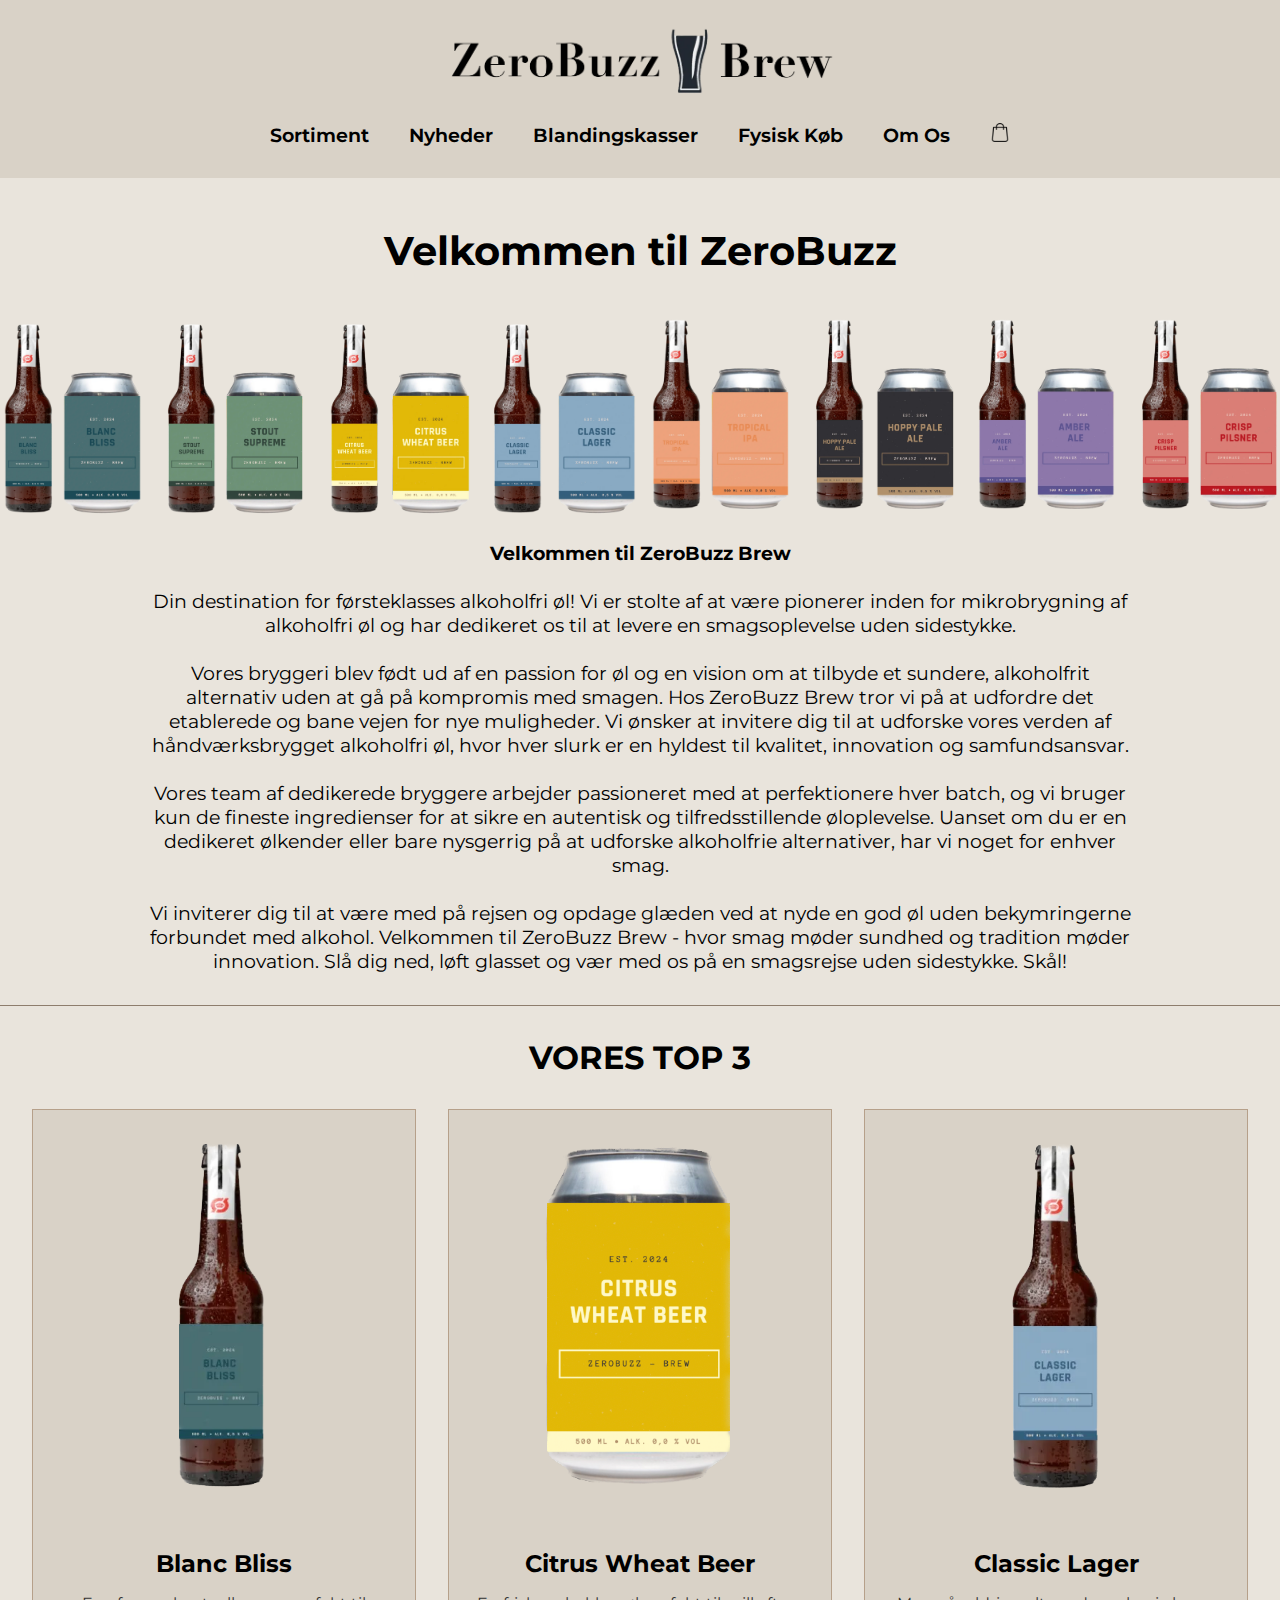
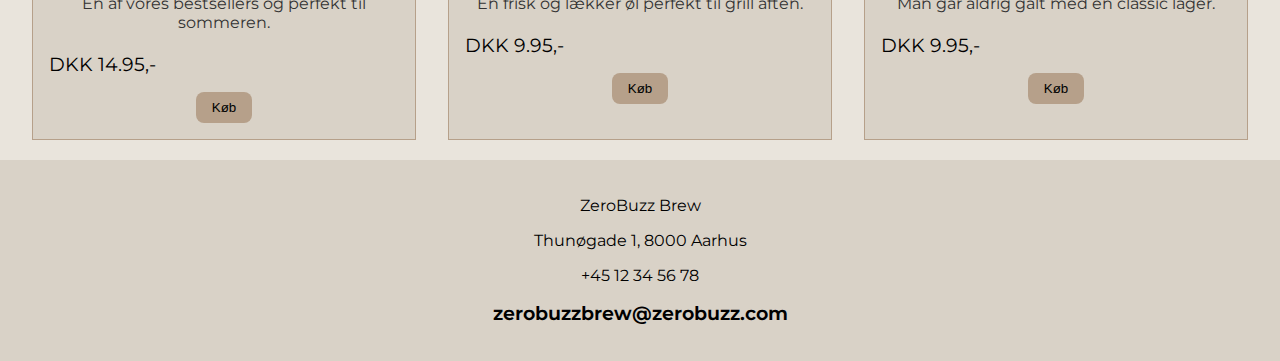
<file: ZeroBuzz Brew/index.html>
<!DOCTYPE html>
<html lang="en">
<head>
  <meta charset="UTF-8">
  <meta name="viewport" content="width=device-width, initial-scale=1.0">
  <meta http-equiv="X-UA-Compatible" content="ie=edge">
  <title>ZeroBuzz</title>
  <link rel="shortcut icon" href="images/Icon.webp">
  <link rel="stylesheet" href="css/css.css">

  <link rel="preconnect" href="https://fonts.googleapis.com">
  <link rel="preconnect" href="https://fonts.gstatic.com" crossorigin>
  <link href="https://fonts.googleapis.com/css2?family=Anonymous+Pro:ital,wght@0,400;0,700;1,400;1,700&family=Montserrat:ital,wght@0,100..900;1,100..900&display=swap" rel="stylesheet">
</head>

<body>
    <header>
        <section class="logo">
            <a href="index.html">
                <img src="images/Logo.webp" alt="Logo">
            </a>
        </section>
        <section class="menu-toggle" id="mobile-menu">
            <span class="bar"></span>
            <span class="bar"></span>
            <span class="bar"></span>
        </section>
        <nav>
            <ul>
                <li><a href="sortiment.html">Sortiment</a>
                    <ul class="dropdown">
                        <li><a href="Dåse-øl.html">Dåse Øl</a></li>
                        <li><a href="Flaske-øl.html">Flaske øl</a></li>
                    </ul>
                </li>
                <li><a href="Nyheder.html">Nyheder</a></li>
                <li><a href="Blandingskasser.html">Blandingskasser</a>
                    <ul class="dropdown">
                        <li><a href="Gaver.html">Gaver</a></li>
                        <li><a href="Bland-selv-kasse.html">Bland selv kasse</a></li>
                        <li><a href="Blandingskasse-tilbud.html">Blandingskasse tilbud</a></li>
                    </ul>
                </li>
                <li><a href="Fysisk-køb.html">Fysisk Køb</a></li>
                <li><a href="Om-os.html">Om Os</a>
                    <ul class="dropdown">
                        <li><a href="Hvem-er-vi.html">Hvem er vi?</a></li>
                        <li><a href="kontakt.html">Kontakt</a></li>
                        <li><a href="Nyhedsbrev.html">Nyhedsbrev</a></li>
                    </ul>
                </li>
                <li>
                    <a class="kurv" href="index.html">
                      <img src="images/shopping-bag.webp" alt="kurv">
                    </a>
                  </li>
            </ul>
        </nav>
    </header>
    <main>

        <!-- Hovedoverskrift centreret på siden -->
<h1 class="main-heading">Velkommen til ZeroBuzz</h1>

<!-- Billede med tilhørende tekst nedenunder -->
<section class="intro-section">
    <img src="images/Alle.webp" alt="Introduktionsbillede" class="intro-image">
    <p class="intro-text"> <strong>Velkommen til ZeroBuzz Brew</strong> <br><br>
        Din destination for førsteklasses alkoholfri øl! Vi er stolte af at være pionerer inden for mikrobrygning 
        af alkoholfri øl og har dedikeret os til at levere en smagsoplevelse uden sidestykke. <br><br>

        Vores bryggeri blev født ud af en passion for øl og en vision om at tilbyde et sundere, alkoholfrit alternativ uden at gå på kompromis med smagen. 
        Hos ZeroBuzz Brew tror vi på at udfordre det etablerede og bane vejen for nye muligheder. Vi ønsker at invitere dig til at udforske vores verden 
        af håndværksbrygget alkoholfri øl, hvor hver slurk er en hyldest til kvalitet, innovation og samfundsansvar.<br><br>

        Vores team af dedikerede bryggere arbejder passioneret med at perfektionere hver batch, og vi bruger kun de fineste ingredienser for at sikre en 
        autentisk og tilfredsstillende øloplevelse. Uanset om du er en dedikeret ølkender eller bare nysgerrig på at udforske alkoholfrie alternativer, 
        har vi noget for enhver smag.<br><br>

        Vi inviterer dig til at være med på rejsen og opdage glæden ved at nyde en god øl uden bekymringerne forbundet med alkohol. Velkommen til ZeroBuzz 
        Brew - hvor smag møder sundhed og tradition møder innovation. Slå dig ned, løft glasset og vær med os på en smagsrejse uden sidestykke. Skål!</p>
</section>

<!-- Vandret linje der strækker sig over hele skærmen -->
<hr class="full-width-line">

<!-- Overskrift for top 3 sektionen -->
<h2 class="top-3-heading">VORES TOP 3</h2>

<!-- Container for top 3 kasser -->
<section class="top-3-grid">
    <article class="top-3-box">
        <img src="images/Flaske-øl/F2.webp" alt="Top 1" class="product-image">
        <h3 class="product-name">Blanc Bliss</h3>
        <p class="product-description">En af vores bestsellers og perfekt til sommeren.</p>
        <p class="product-price">DKK 14.95,-</p>
        <button class="buy-button">Køb</button>
    </article>
    <article class="top-3-box">
        <img src="images/Dåse-øl/FORSIDE-D4.webp" alt="Top 2" class="product-image">
        <h3 class="product-name">Citrus Wheat Beer</h3>
        <p class="product-description">En frisk og lækker øl perfekt til grill aften.</p>
        <p class="product-price">DKK 9.95,-</p>
        <button class="buy-button">Køb</button>
    </article>
    <article class="top-3-box">
        <img src="images/Flaske-øl/F5.webp" alt="Top 3" class="product-image">
        <h3 class="product-name">Classic Lager</h3>
        <p class="product-description">Man går aldrig galt med en classic lager.</p>
        <p class="product-price">DKK 9.95,-</p>
        <button class="buy-button">Køb</button>
    </article>
    </section>
       
    </main>
    <footer>
        <p>ZeroBuzz Brew</p>
        <p>Thunøgade 1, 8000 Aarhus</p>
        <p>+45 12 34 56 78</p>
        <p><a href="mailto:zerobuzzbrew@zerobuzz.com">zerobuzzbrew@zerobuzz.com</a></p>

</footer>

<script>
    const mobileMenu = document.getElementById('mobile-menu');
    const navUl = document.querySelector('nav ul');

    mobileMenu.addEventListener('click', () => {
        navUl.classList.toggle('showing');
    });
</script>

</body>


</html>
</file>
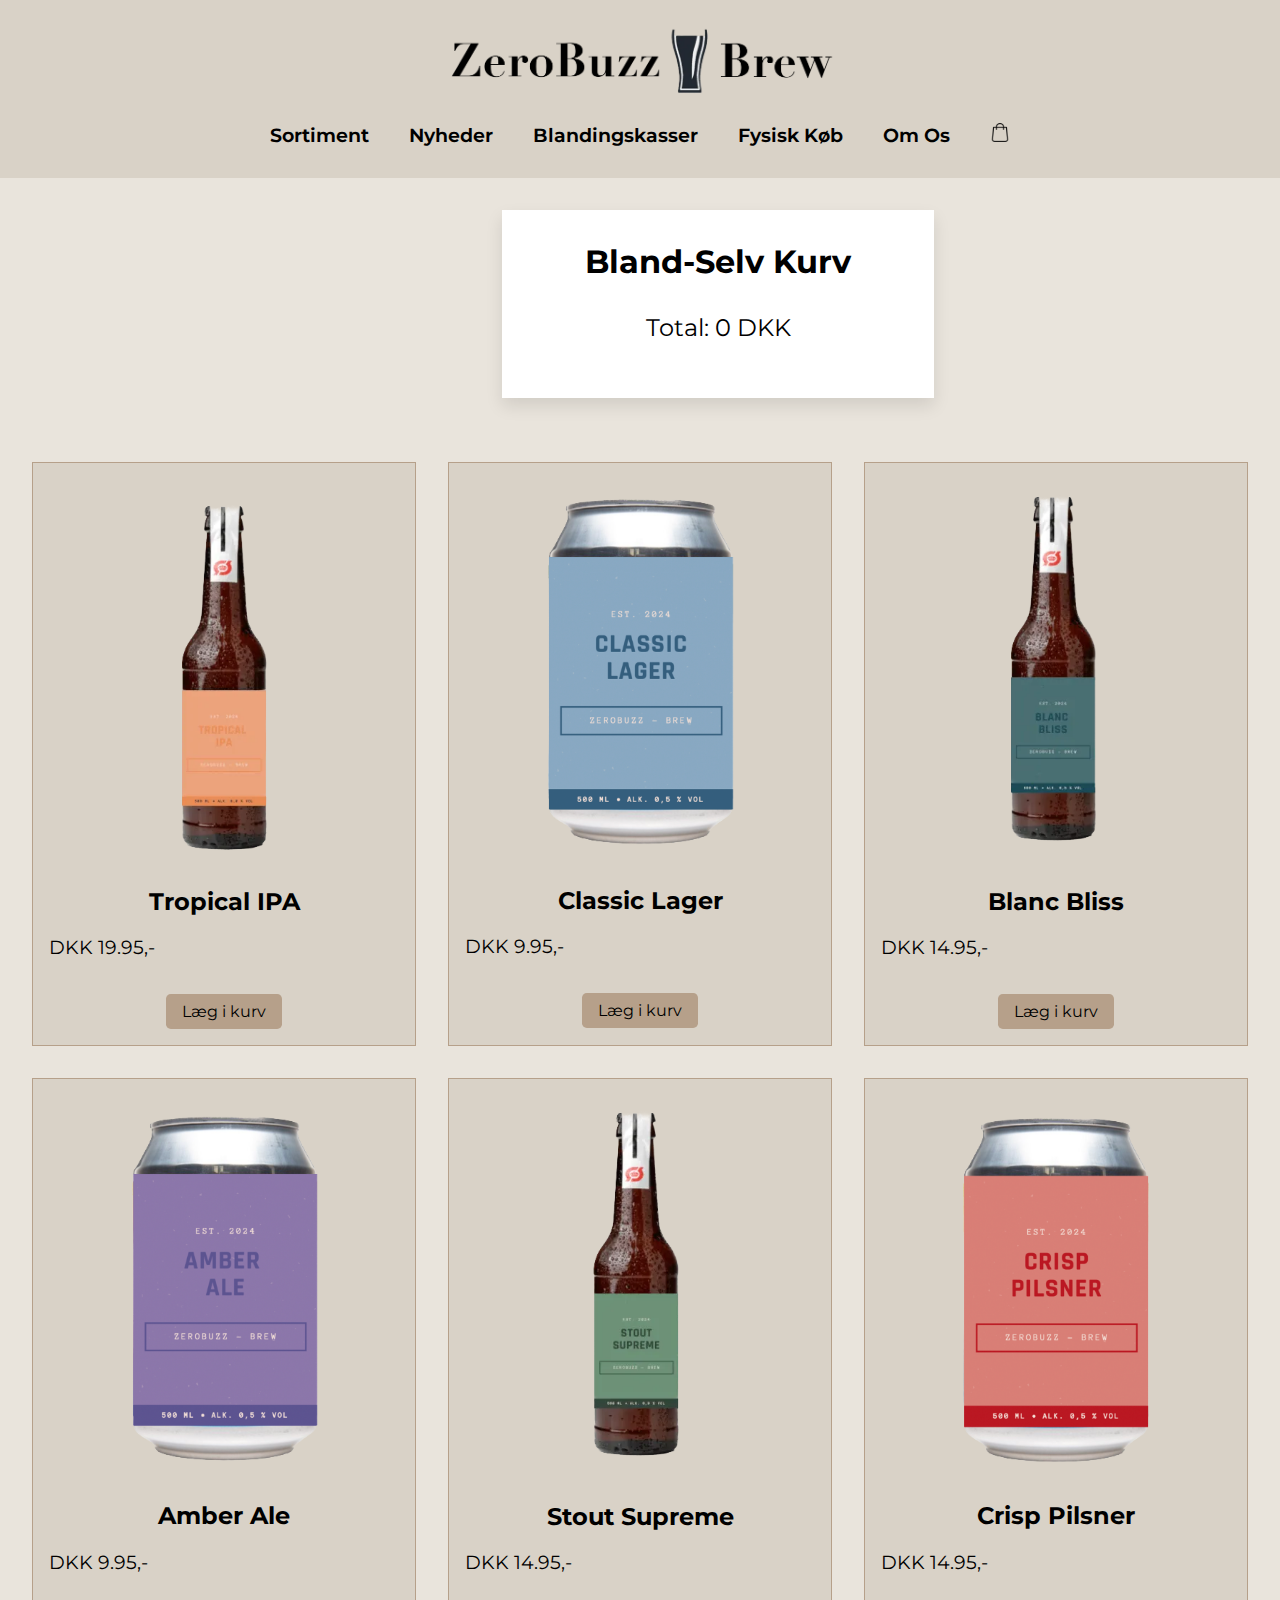
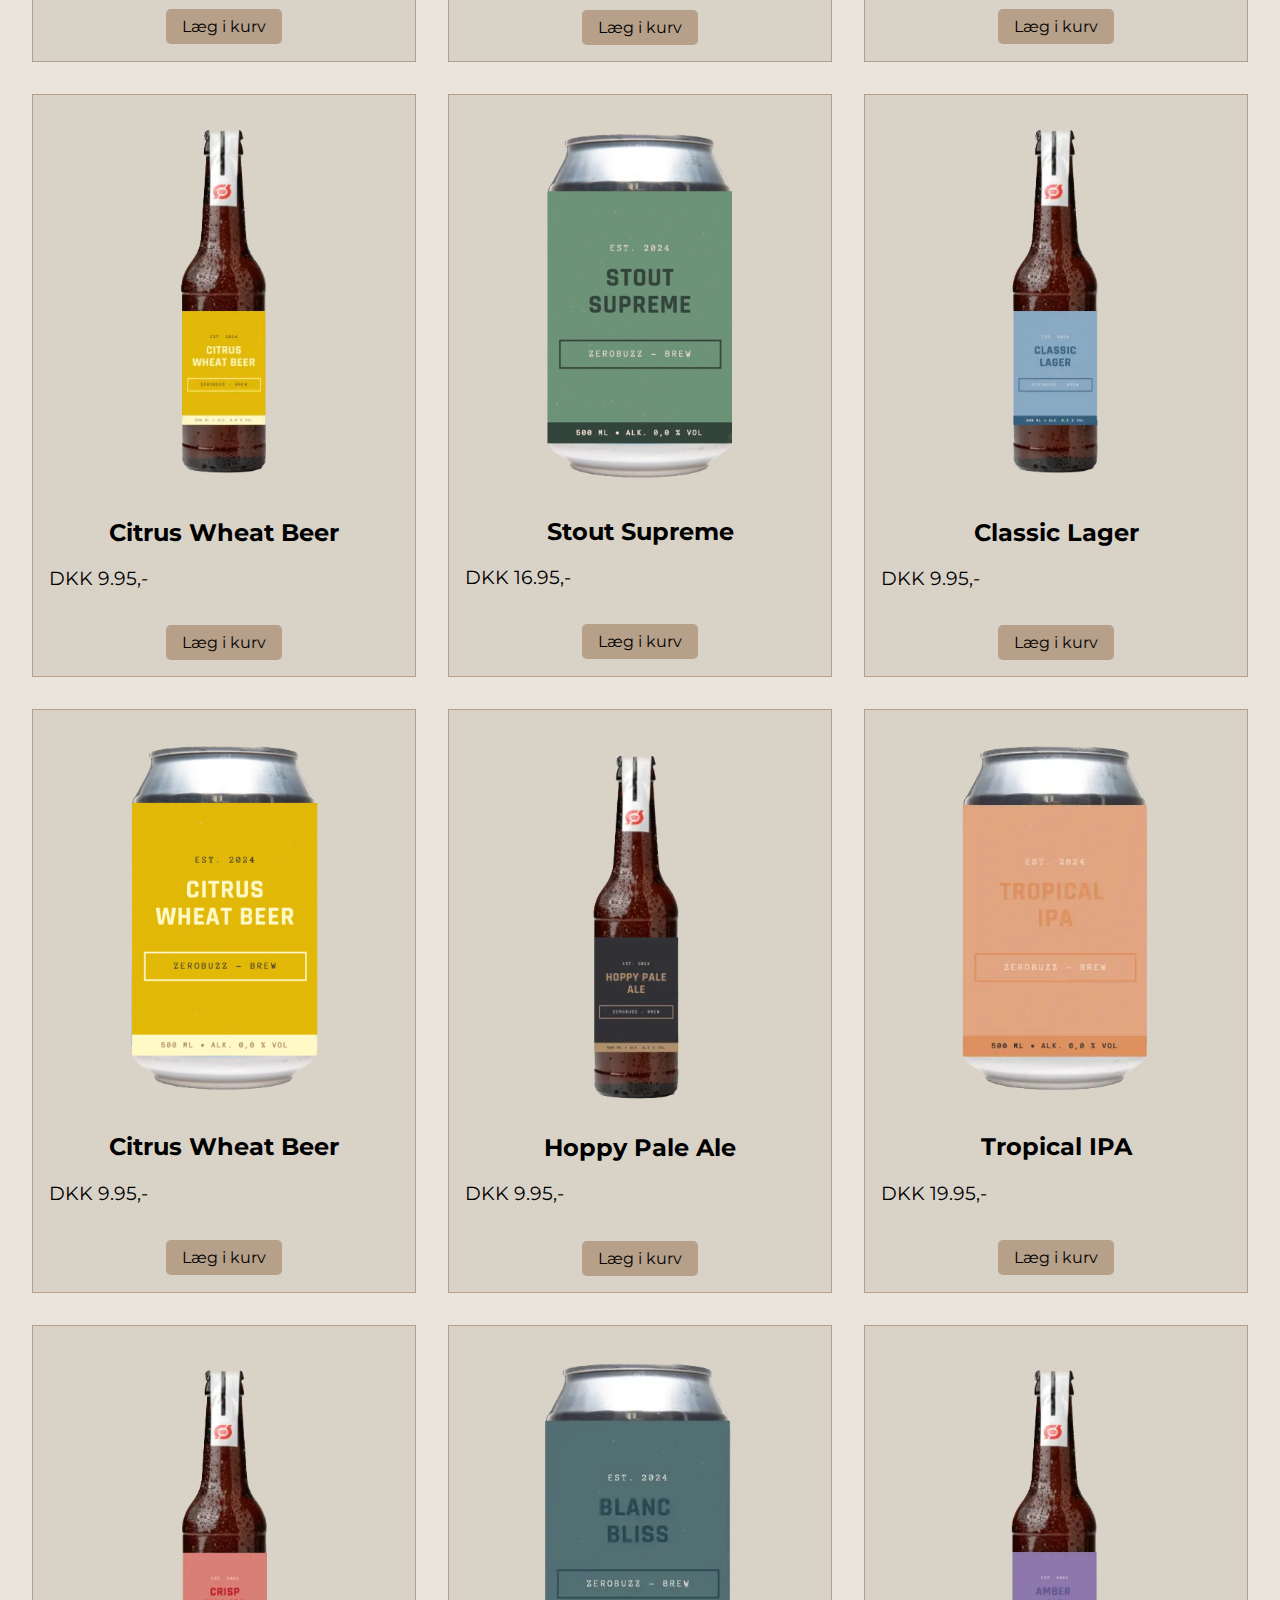
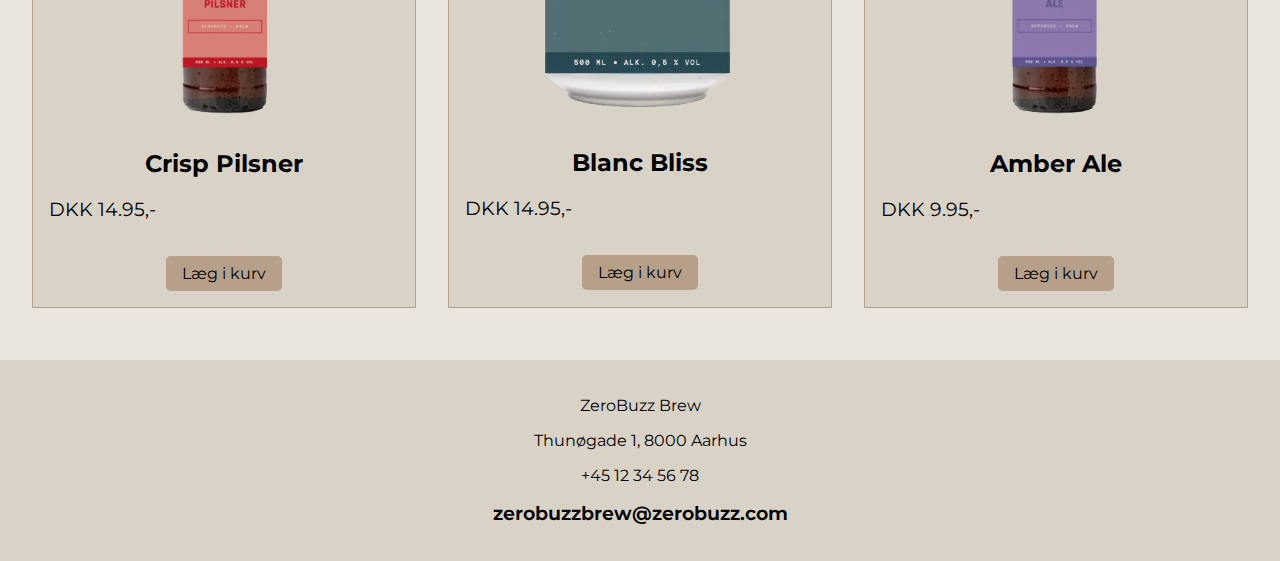
<file: ZeroBuzz Brew/Bland-selv-kasse.html>
<!DOCTYPE html>
<html lang="en">
<head>
  <meta charset="UTF-8">
  <meta name="viewport" content="width=device-width, initial-scale=1.0">
  <meta http-equiv="X-UA-Compatible" content="ie=edge">
  <title>ZeroBuzz</title>
  <link rel="shortcut icon" href="images/Icon.webp">
  <link rel="stylesheet" href="css/css.css">

  <link rel="preconnect" href="https://fonts.googleapis.com">
  <link rel="preconnect" href="https://fonts.gstatic.com" crossorigin>
  <link href="https://fonts.googleapis.com/css2?family=Anonymous+Pro:ital,wght@0,400;0,700;1,400;1,700&family=Montserrat:ital,wght@0,100..900;1,100..900&display=swap" rel="stylesheet">
</head>
<body>
    <header>
        <section class="logo">
            <a href="index.html">
                <img src="images/Logo.webp" alt="Logo">
            </a>
        </section>
        <section class="menu-toggle" id="mobile-menu">
            <span class="bar"></span>
            <span class="bar"></span>
            <span class="bar"></span>
        </section>
        <nav>
            <ul>
                <li><a href="sortiment.html">Sortiment</a>
                    <ul class="dropdown">
                        <li><a href="Dåse-øl.html">Dåse Øl</a></li>
                        <li><a href="Flaske-øl.html">Flaske øl</a></li>
                    </ul>
                </li>
                <li><a href="Nyheder.html">Nyheder</a></li>
                <li><a href="Blandingskasser.html">Blandingskasser</a>
                    <ul class="dropdown">
                        <li><a href="Gaver.html">Gaver</a></li>
                        <li><a href="Bland-selv-kasse.html">Bland selv kasse</a></li>
                        <li><a href="Blandingskasse-tilbud.html">Blandingskasse tilbud</a></li>
                    </ul>
                </li>
                <li><a href="Fysisk-køb.html">Fysisk Køb</a></li>
                <li><a href="Om-os.html">Om Os</a>
                    <ul class="dropdown">
                        <li><a href="Hvem-er-vi.html">Hvem er vi?</a></li>
                        <li><a href="kontakt.html">Kontakt</a></li>
                        <li><a href="Nyhedsbrev.html">Nyhedsbrev</a></li>
                    </ul>
                    <li>
                        <a class="kurv" href="index.html">
                          <img src="images/shopping-bag.webp" alt="kurv">
                        </a>
                      </li>
            </ul>
        </nav>
    </header>

    <main>
            <!-- Sektion for indkøbskurv -->
    <section class="cart-section">
        <h2 class="cart-heading">Bland-Selv Kurv</h2>
        <ul class="cart-items">
            <!-- Indkøbskurv elementer vil blive tilføjet her -->
        </ul>
        <p class="cart-total">Total: <span class="cart-total-amount">0</span> DKK</p>
    </section>

    <!-- Sektion for mix-yourself gitter -->
    <section class="mix-yourself-grid">
        <!-- Mix-yourself kasser -->
        <section class="mix-yourself-box">
            <img src="images/Flaske-øl/F1.webp" alt="Mix-yourself billede" class="mix-yourself-image"><br>
            <h3 class="mix-yourself-name">Tropical IPA</h3>
            <p class="mix-yourself-price">DKK 19.95,-</p>
            <button class="add-to-cart-btn">Læg i kurv</button>
        </section>
        <section class="mix-yourself-box">
            <img src="images/Dåse-øl/D8.webp" alt="Mix-yourself billede" class="mix-yourself-image-D">
            <h3 class="mix-yourself-name">Classic Lager</h3>
            <p class="mix-yourself-price">DKK 9.95,-</p>
            <button class="add-to-cart-btn">Læg i kurv</button>
        </section>
        <section class="mix-yourself-box">
            <img src="images/Flaske-øl/F2.webp" alt="Mix-yourself billede" class="mix-yourself-image">
            <h3 class="mix-yourself-name">Blanc Bliss</h3>
            <p class="mix-yourself-price">DKK 14.95,-</p>
            <button class="add-to-cart-btn">Læg i kurv</button>
        </section>
        <section class="mix-yourself-box">
            <img src="images/Dåse-øl/D7.webp" alt="Mix-yourself billede" class="mix-yourself-image-D">
            <h3 class="mix-yourself-name">Amber Ale</h3>
            <p class="mix-yourself-price">DKK 9.95,-</p>
            <button class="add-to-cart-btn">Læg i kurv</button>
        </section>
        <section class="mix-yourself-box">
            <img src="images/Flaske-øl/F3.webp" alt="Mix-yourself billede" class="mix-yourself-image">
            <h3 class="mix-yourself-name">Stout Supreme</h3>
            <p class="mix-yourself-price">DKK 14.95,-</p>
            <button class="add-to-cart-btn">Læg i kurv</button>
        </section>
        <section class="mix-yourself-box">
            <img src="images/Dåse-øl/D6.webp" alt="Mix-yourself billede" class="mix-yourself-image-D">
            <h3 class="mix-yourself-name">Crisp Pilsner</h3>
            <p class="mix-yourself-price">DKK 14.95,-</p>
            <button class="add-to-cart-btn">Læg i kurv</button>
        </section>
        <section class="mix-yourself-box">
            <img src="images/Flaske-øl/F4.webp" alt="Mix-yourself billede" class="mix-yourself-image">
            <h3 class="mix-yourself-name">Citrus Wheat Beer</h3>
            <p class="mix-yourself-price">DKK 9.95,-</p>
            <button class="add-to-cart-btn">Læg i kurv</button>
        </section>
        <section class="mix-yourself-box">
            <img src="images/Dåse-øl/D5.webp" alt="Mix-yourself billede" class="mix-yourself-image-D">
            <h3 class="mix-yourself-name">Stout Supreme</h3>
            <p class="mix-yourself-price">DKK 16.95,-</p>
            <button class="add-to-cart-btn">Læg i kurv</button>
        </section>
        <section class="mix-yourself-box">
            <img src="images/Flaske-øl/F5.webp" alt="Mix-yourself billede" class="mix-yourself-image">
            <h3 class="mix-yourself-name">Classic Lager</h3>
            <p class="mix-yourself-price">DKK 9.95,-</p>
            <button class="add-to-cart-btn">Læg i kurv</button>
        </section>
        <section class="mix-yourself-box">
            <img src="images/Dåse-øl/D4.webp" alt="Mix-yourself billede" class="mix-yourself-image-D">
            <h3 class="mix-yourself-name">Citrus Wheat Beer</h3>
            <p class="mix-yourself-price">DKK 9.95,-</p>
            <button class="add-to-cart-btn">Læg i kurv</button>
        </section>
        <section class="mix-yourself-box">
            <img src="images/Flaske-øl/F6.webp" alt="Mix-yourself billede" class="mix-yourself-image">
            <h3 class="mix-yourself-name">Hoppy Pale Ale</h3>
            <p class="mix-yourself-price">DKK 9.95,-</p>
            <button class="add-to-cart-btn">Læg i kurv</button>
        </section>
        <section class="mix-yourself-box">
            <img src="images/Dåse-øl/D1.webp" alt="Mix-yourself billede" class="mix-yourself-image-D">
            <h3 class="mix-yourself-name">Tropical IPA</h3>
            <p class="mix-yourself-price">DKK 19.95,-</p>
            <button class="add-to-cart-btn">Læg i kurv</button>
        </section>
        <section class="mix-yourself-box">
            <img src="images/Flaske-øl/F8.webp" alt="Mix-yourself billede" class="mix-yourself-image">
            <h3 class="mix-yourself-name">Crisp Pilsner</h3>
            <p class="mix-yourself-price">DKK 14.95,-</p>
            <button class="add-to-cart-btn">Læg i kurv</button>
        </section>
        <section class="mix-yourself-box">
            <img src="images/Dåse-øl/D2.webp" alt="Mix-yourself billede" class="mix-yourself-image-D">
            <h3 class="mix-yourself-name">Blanc Bliss</h3>
            <p class="mix-yourself-price">DKK 14.95,-</p>
            <button class="add-to-cart-btn">Læg i kurv</button>
        </section>
        <section class="mix-yourself-box">
            <img src="images/Flaske-øl/F7.webp" alt="Mix-yourself billede" class="mix-yourself-image">
            <h3 class="mix-yourself-name">Amber Ale</h3>
            <p class="mix-yourself-price">DKK 9.95,-</p>
            <button class="add-to-cart-btn">Læg i kurv</button>
        </section>
    </section>
    </main>
    <footer>
        <p>ZeroBuzz Brew</p>
        <p>Thunøgade 1, 8000 Aarhus</p>
        <p>+45 12 34 56 78</p>
        <p><a href="mailto:zerobuzzbrew@zerobuzz.com">zerobuzzbrew@zerobuzz.com</a></p>
    
    </footer>
    
    <script>
        const mobileMenu = document.getElementById('mobile-menu');
        const navUl = document.querySelector('nav ul');
    
        mobileMenu.addEventListener('click', () => {
            navUl.classList.toggle('showing');
        });
    </script>
</body>

</html>
</file>
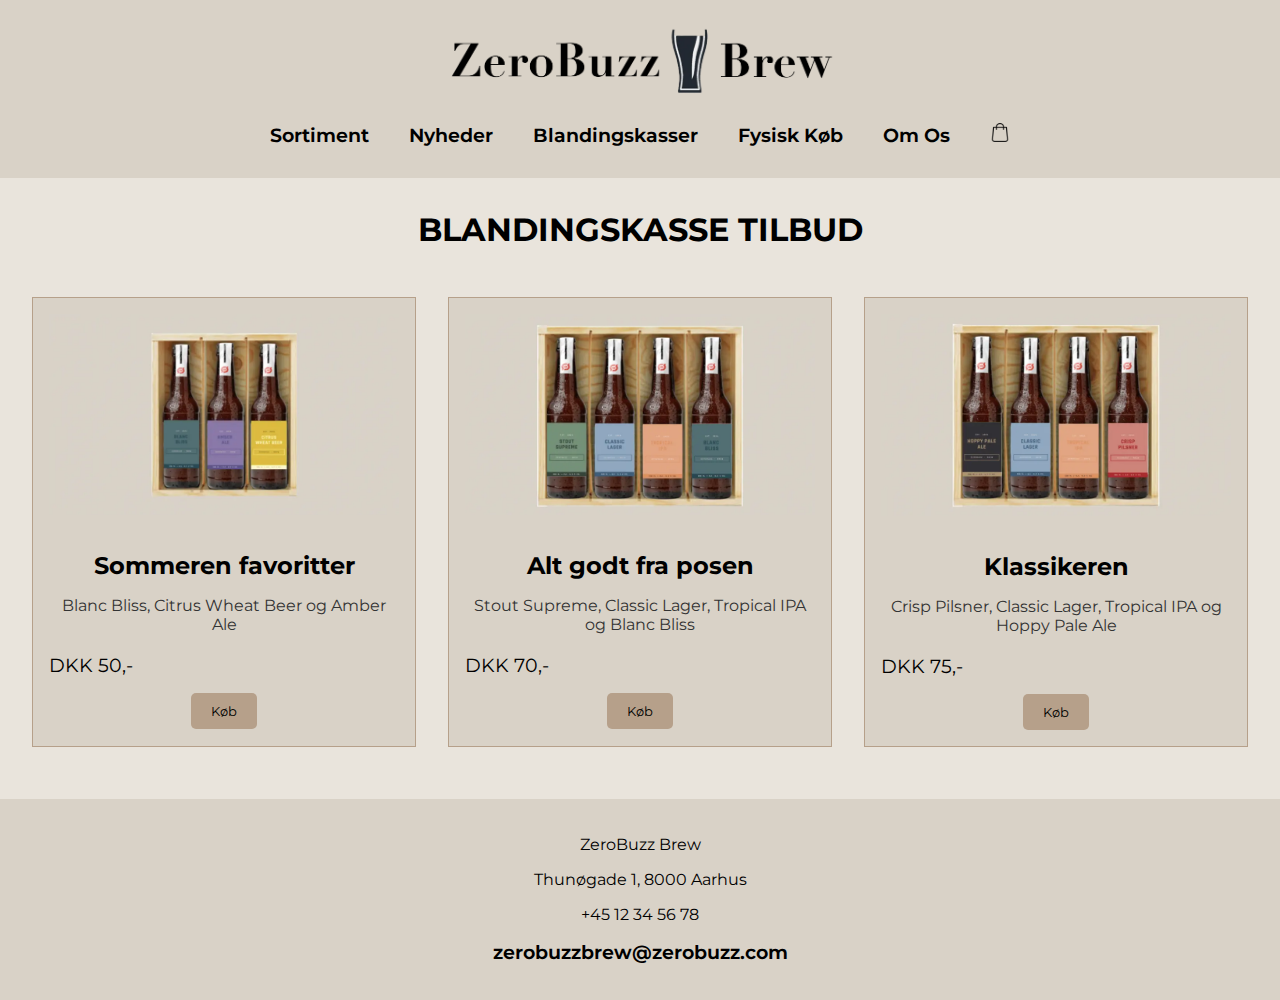
<file: ZeroBuzz Brew/Blandingskasse-tilbud.html>
<!DOCTYPE html>
<html lang="en">
<head>
  <meta charset="UTF-8">
  <meta name="viewport" content="width=device-width, initial-scale=1.0">
  <meta http-equiv="X-UA-Compatible" content="ie=edge">
  <title>ZeroBuzz</title>
  <link rel="shortcut icon" href="images/Icon.webp">
  <link rel="stylesheet" href="css/css.css">

  <link rel="preconnect" href="https://fonts.googleapis.com">
  <link rel="preconnect" href="https://fonts.gstatic.com" crossorigin>
  <link href="https://fonts.googleapis.com/css2?family=Anonymous+Pro:ital,wght@0,400;0,700;1,400;1,700&family=Montserrat:ital,wght@0,100..900;1,100..900&display=swap" rel="stylesheet">
</head>
<body>
    <header>
        <section class="logo">
            <a href="index.html">
                <img src="images/Logo.webp" alt="Logo">
            </a>
        </section>
        <section class="menu-toggle" id="mobile-menu">
            <span class="bar"></span>
            <span class="bar"></span>
            <span class="bar"></span>
        </section>
        <nav>
            <ul>
                <li><a href="sortiment.html">Sortiment</a>
                    <ul class="dropdown">
                        <li><a href="Dåse-øl.html">Dåse Øl</a></li>
                        <li><a href="Flaske-øl.html">Flaske øl</a></li>
                    </ul>
                </li>
                <li><a href="Nyheder.html">Nyheder</a></li>
                <li><a href="Blandingskasser.html">Blandingskasser</a>
                    <ul class="dropdown">
                        <li><a href="Gaver.html">Gaver</a></li>
                        <li><a href="Bland-selv-kasse.html">Bland selv kasse</a></li>
                        <li><a href="Blandingskasse-tilbud.html">Blandingskasse tilbud</a></li>
                    </ul>
                </li>
                <li><a href="Fysisk-køb.html">Fysisk Køb</a></li>
                <li><a href="Om-os.html">Om Os</a>
                    <ul class="dropdown">
                        <li><a href="Hvem-er-vi.html">Hvem er vi?</a></li>
                        <li><a href="kontakt.html">Kontakt</a></li>
                        <li><a href="Nyhedsbrev.html">Nyhedsbrev</a></li>
                    </ul>
                    <li>
                        <a class="kurv" href="index.html">
                          <img src="images/shopping-bag.webp" alt="kurv">
                        </a>
                      </li>            
            </ul>
        </nav>
    </header>

    <main>

    <h1>BLANDINGSKASSE TILBUD</h1>
    <section class="blanding-grid">
    <article class="blanding-box">
        <img src="images/Blandingskasser/B7.webp" alt="Produkt 1">
        <h2>Sommeren favoritter</h2>
        <p class="description">Blanc Bliss, Citrus Wheat Beer og Amber Ale</p>
        <p class="price">DKK 50,-</p>
        <button class="buy-button">Køb</button>
    </article>
    <article class="blanding-box">
        <img src="images/Blandingskasser/B9.webp" alt="Produkt 2">
        <h2>Alt godt fra posen</h2>
        <p class="description"> Stout Supreme, Classic Lager, Tropical IPA og Blanc Bliss</p>
        <p class="price">DKK 70,-</p>
        <button class="buy-button">Køb</button>
    </article>
    <article class="blanding-box">
        <img src="images/Blandingskasser/B8.webp" alt="Produkt 3">
        <h2>Klassikeren</h2>
        <p class="description">Crisp Pilsner, Classic Lager, Tropical IPA og Hoppy Pale Ale</p>
        <p class="price">DKK 75,-</p>
        <button class="buy-button">Køb</button>
    </article>
    </section>
    </main>

    <footer>
        <p>ZeroBuzz Brew</p>
        <p>Thunøgade 1, 8000 Aarhus</p>
        <p>+45 12 34 56 78</p>
        <p><a href="mailto:zerobuzzbrew@zerobuzz.com">zerobuzzbrew@zerobuzz.com</a></p>
    
    </footer>
    
    <script>
        const mobileMenu = document.getElementById('mobile-menu');
        const navUl = document.querySelector('nav ul');
    
        mobileMenu.addEventListener('click', () => {
            navUl.classList.toggle('showing');
        });
    </script>
</body>


</html>
</file>
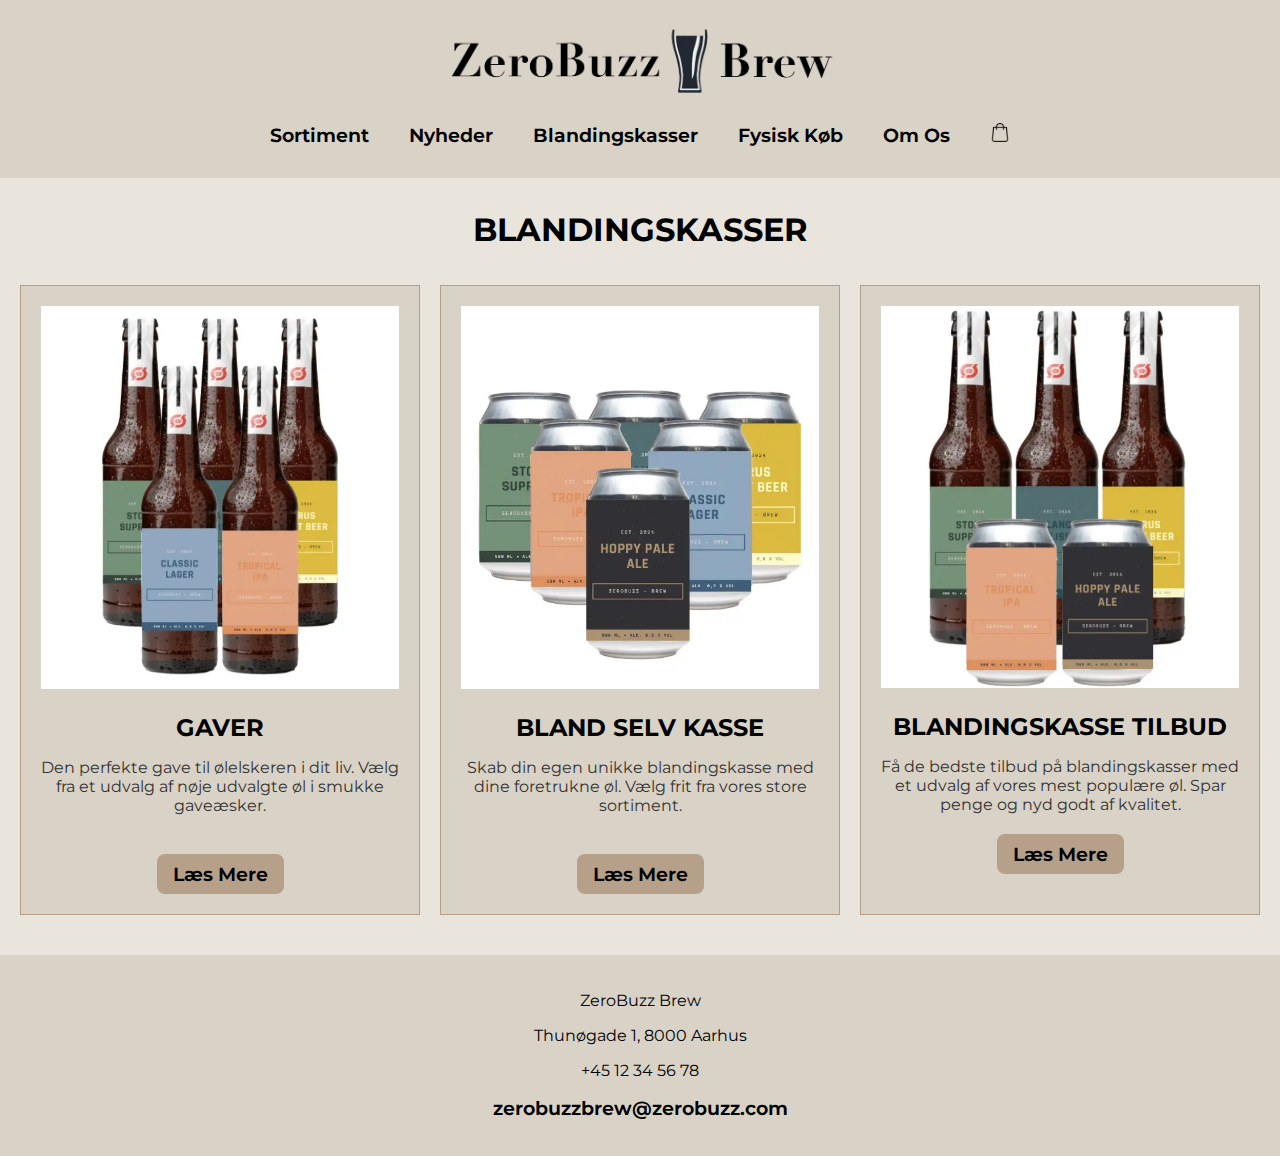
<file: ZeroBuzz Brew/Blandingskasser.html>
<!DOCTYPE html>
<html lang="en">
<head>
  <meta charset="UTF-8">
  <meta name="viewport" content="width=device-width, initial-scale=1.0">
  <meta http-equiv="X-UA-Compatible" content="ie=edge">
  <title>ZeroBuzz</title>
  <link rel="shortcut icon" href="images/Icon.webp">
  <link rel="stylesheet" href="css/css.css">

  <link rel="preconnect" href="https://fonts.googleapis.com">
  <link rel="preconnect" href="https://fonts.gstatic.com" crossorigin>
  <link href="https://fonts.googleapis.com/css2?family=Anonymous+Pro:ital,wght@0,400;0,700;1,400;1,700&family=Montserrat:ital,wght@0,100..900;1,100..900&display=swap" rel="stylesheet">
</head>
<body>
    <header>
        <section class="logo">
            <a href="index.html">
                <img src="images/Logo.webp" alt="Logo">
            </a>
        </section>
        <section class="menu-toggle" id="mobile-menu">
            <span class="bar"></span>
            <span class="bar"></span>
            <span class="bar"></span>
        </section>
        <nav>
            <ul>
                <li><a href="sortiment.html">Sortiment</a>
                    <ul class="dropdown">
                        <li><a href="Dåse-øl.html">Dåse Øl</a></li>
                        <li><a href="Flaske-øl.html">Flaske øl</a></li>
                    </ul>
                </li>
                <li><a href="Nyheder.html">Nyheder</a></li>
                <li><a href="Blandingskasser.html">Blandingskasser</a>
                    <ul class="dropdown">
                        <li><a href="Gaver.html">Gaver</a></li>
                        <li><a href="Bland-selv-kasse.html">Bland selv kasse</a></li>
                        <li><a href="Blandingskasse-tilbud.html">Blandingskasse tilbud</a></li>
                    </ul>
                </li>
                <li><a href="Fysisk-køb.html">Fysisk Køb</a></li>
                <li><a href="Om-os.html">Om Os</a>
                    <ul class="dropdown">
                        <li><a href="Hvem-er-vi.html">Hvem er vi?</a></li>
                        <li><a href="kontakt.html">Kontakt</a></li>
                        <li><a href="Nyhedsbrev.html">Nyhedsbrev</a></li>
                    </ul>
                    <li>
                        <a class="kurv" href="index.html">
                          <img src="images/shopping-bag.webp" alt="kurv">
                        </a>
                      </li>
            </ul>
        </nav>
    </header>

    <main>
       <!-- Overskrift for siden -->
    <h1>BLANDINGSKASSER</h1>

    <section class="mix-box-container">
    <!-- Første kasse: Gaver -->
    <article class="mix-box">
        <img src="images/Blandingskasser/B1.webp" alt="Gaver">
        <h2>GAVER</h2>
        <p>Den perfekte gave til ølelskeren i dit liv. Vælg fra et udvalg af nøje udvalgte øl i smukke gaveæsker.</p><br>
        <a href="Gaver.html" class="mix-button">Læs Mere</a>
    </article>

    <!-- Anden kasse: Bland Selv Kasser -->
    <article class="mix-box">
        <img src="images/Blandingskasser/B2.webp" alt="Bland Selv Kasser">
        <h2>BLAND SELV KASSE</h2>
        <p>Skab din egen unikke blandingskasse med dine foretrukne øl. Vælg frit fra vores store sortiment.</p><br>
        <a href="Bland-selv-kasse.html" class="mix-button">Læs Mere</a>
    </article>

    <!-- Tredje kasse: Blandingskasse Tilbud -->
    <article class="mix-box">
        <img src="images/Blandingskasser/B3.webp" alt="Blandingskasse Tilbud">
        <h2>BLANDINGSKASSE TILBUD</h2>
        <p>Få de bedste tilbud på blandingskasser med et udvalg af vores mest populære øl. Spar penge og nyd godt af kvalitet.</p>
        <a href="Blandingskasse-tilbud.html" class="mix-button">Læs Mere</a>
    </article>
    </section>
    </main>
    <footer>
        <p>ZeroBuzz Brew</p>
        <p>Thunøgade 1, 8000 Aarhus</p>
        <p>+45 12 34 56 78</p>
        <p><a href="mailto:zerobuzzbrew@zerobuzz.com">zerobuzzbrew@zerobuzz.com</a></p>
    
    </footer>
    
    <script>
        const mobileMenu = document.getElementById('mobile-menu');
        const navUl = document.querySelector('nav ul');
    
        mobileMenu.addEventListener('click', () => {
            navUl.classList.toggle('showing');
        });
    </script>
</body>


</html>
</file>
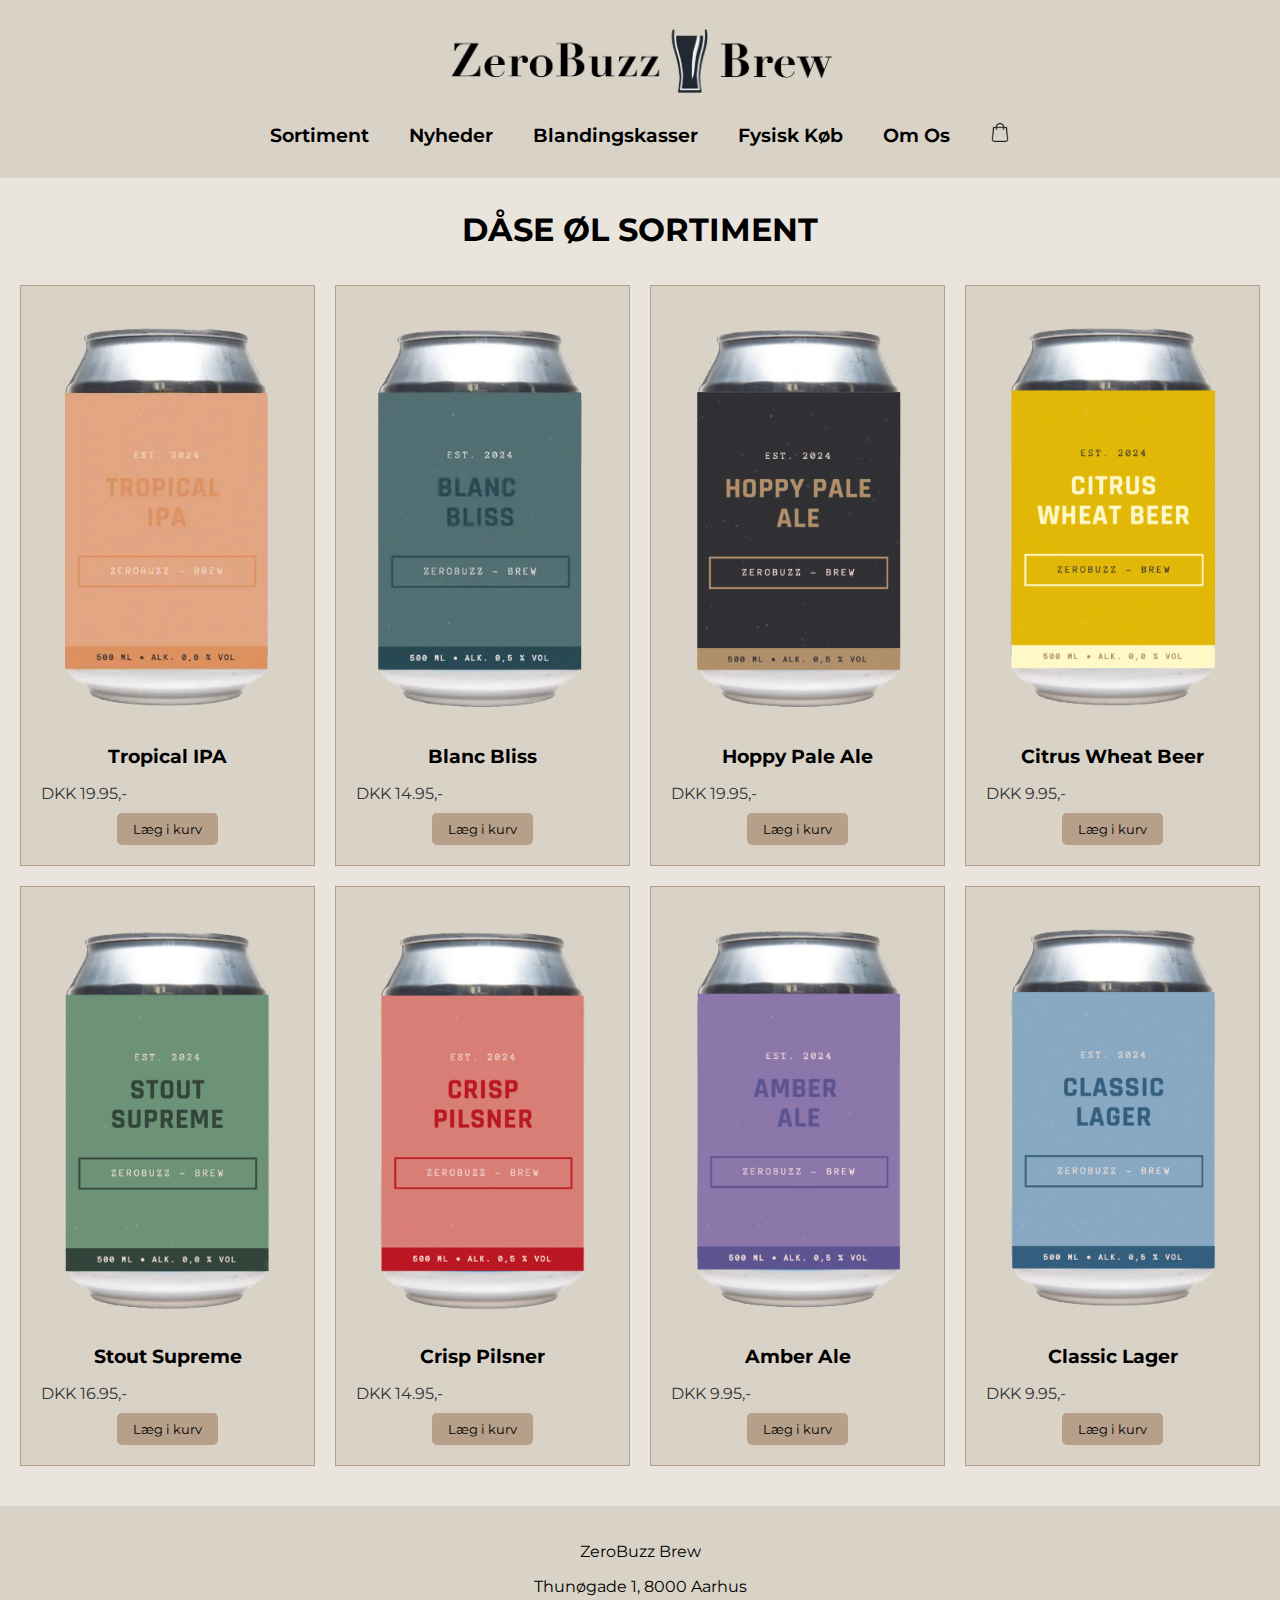
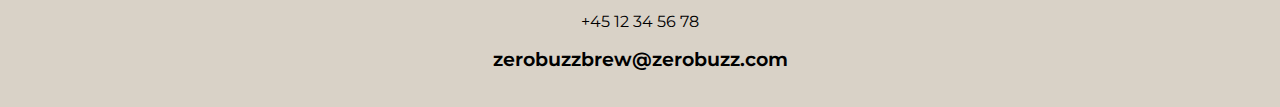
<file: ZeroBuzz Brew/Dåse-øl.html>
<!DOCTYPE html>
<html lang="en">
<head>
  <meta charset="UTF-8">
  <meta name="viewport" content="width=device-width, initial-scale=1.0">
  <meta http-equiv="X-UA-Compatible" content="ie=edge">
  <title>ZeroBuzz</title>
  <link rel="shortcut icon" href="images/Icon.webp">
  <link rel="stylesheet" href="css/css.css">

  <link rel="preconnect" href="https://fonts.googleapis.com">
  <link rel="preconnect" href="https://fonts.gstatic.com" crossorigin>
  <link href="https://fonts.googleapis.com/css2?family=Anonymous+Pro:ital,wght@0,400;0,700;1,400;1,700&family=Montserrat:ital,wght@0,100..900;1,100..900&display=swap" rel="stylesheet">
</head>
<body>
    <header>
        <section class="logo">
            <a href="index.html">
                <img src="images/Logo.webp" alt="Logo">
            </a>
        </section>
        <section class="menu-toggle" id="mobile-menu">
            <span class="bar"></span>
            <span class="bar"></span>
            <span class="bar"></span>
        </section>
        <nav>
            <ul>
                <li><a href="sortiment.html">Sortiment</a>
                    <ul class="dropdown">
                        <li><a href="Dåse-øl.html">Dåse Øl</a></li>
                        <li><a href="Flaske-øl.html">Flaske øl</a></li>
                    </ul>
                </li>
                <li><a href="Nyheder.html">Nyheder</a></li>
                <li><a href="Blandingskasser.html">Blandingskasser</a>
                    <ul class="dropdown">
                        <li><a href="Gaver.html">Gaver</a></li>
                        <li><a href="Bland-selv-kasse.html">Bland selv kasse</a></li>
                        <li><a href="Blandingskasse-tilbud.html">Blandingskasse tilbud</a></li>
                    </ul>
                </li>
                <li><a href="Fysisk-køb.html">Fysisk Køb</a></li>
                <li><a href="Om-os.html">Om Os</a>
                    <ul class="dropdown">
                        <li><a href="Hvem-er-vi.html">Hvem er vi?</a></li>
                        <li><a href="kontakt.html">Kontakt</a></li>
                        <li><a href="Nyhedsbrev.html">Nyhedsbrev</a></li>
                    </ul>
                    <li>
                        <a class="kurv" href="index.html">
                          <img src="images/shopping-bag.webp" alt="kurv">
                        </a>
                      </li>
            </ul>
        </nav>
    </header>

    <main>
        <h1>DÅSE ØL SORTIMENT</h1>

    <section class="product-grid">
    <article class="product-item">
        <img src="images/Dåse-øl/D1.webp" alt="Produkt 1">
        <h2>Tropical IPA</h2>
        <p class="price">DKK 19.95,-</p>
        <button class="cart-button">Læg i kurv</button>
    </article>
    <article class="product-item">
        <img src="images/Dåse-øl/D2.webp" alt="Produkt 2">
        <h2>Blanc Bliss</h2>
        <p class="price">DKK 14.95,-</p>
        <button class="cart-button">Læg i kurv</button>
    </article>
    <article class="product-item">
        <img src="images/Dåse-øl/D3.webp" alt="Produkt 3">
        <h2>Hoppy Pale Ale</h2>
        <p class="price">DKK 19.95,-</p>
        <button class="cart-button">Læg i kurv</button>
    </article>
    <article class="product-item">
        <img src="images/Dåse-øl/D4.webp" alt="Produkt 4">
        <h2>Citrus Wheat Beer</h2>
        <p class="price">DKK 9.95,-</p>
        <button class="cart-button">Læg i kurv</button>
    </article>
    <article class="product-item">
        <img src="images/Dåse-øl/D5.webp" alt="Produkt 5">
        <h2>Stout Supreme</h2>
        <p class="price">DKK 16.95,-</p>
        <button class="cart-button">Læg i kurv</button>
    </article>
    <article class="product-item">
        <img src="images/Dåse-øl/D6.webp" alt="Produkt 6">
        <h2>Crisp Pilsner</h2>
        <p class="price">DKK 14.95,-</p>
        <button class="cart-button">Læg i kurv</button>
    </article>
    <article class="product-item">
        <img src="images/Dåse-øl/D7.webp" alt="Produkt 7">
        <h2>Amber Ale</h2>
        <p class="price">DKK 9.95,-</p>
        <button class="cart-button">Læg i kurv</button>
    </article>
    <article class="product-item">
        <img src="images/Dåse-øl/D8.webp" alt="Produkt 8">
        <h2>Classic Lager</h2>
        <p class="price">DKK 9.95,-</p>
        <button class="cart-button">Læg i kurv</button>
    </article>
</section>
    </main>
    <footer>
        <p>ZeroBuzz Brew</p>
        <p>Thunøgade 1, 8000 Aarhus</p>
        <p>+45 12 34 56 78</p>
        <p><a href="mailto:zerobuzzbrew@zerobuzz.com">zerobuzzbrew@zerobuzz.com</a></p>
    
    </footer>
    
    <script>
        const mobileMenu = document.getElementById('mobile-menu');
        const navUl = document.querySelector('nav ul');
    
        mobileMenu.addEventListener('click', () => {
            navUl.classList.toggle('showing');
        });
    </script>
</body>

</html>
</file>
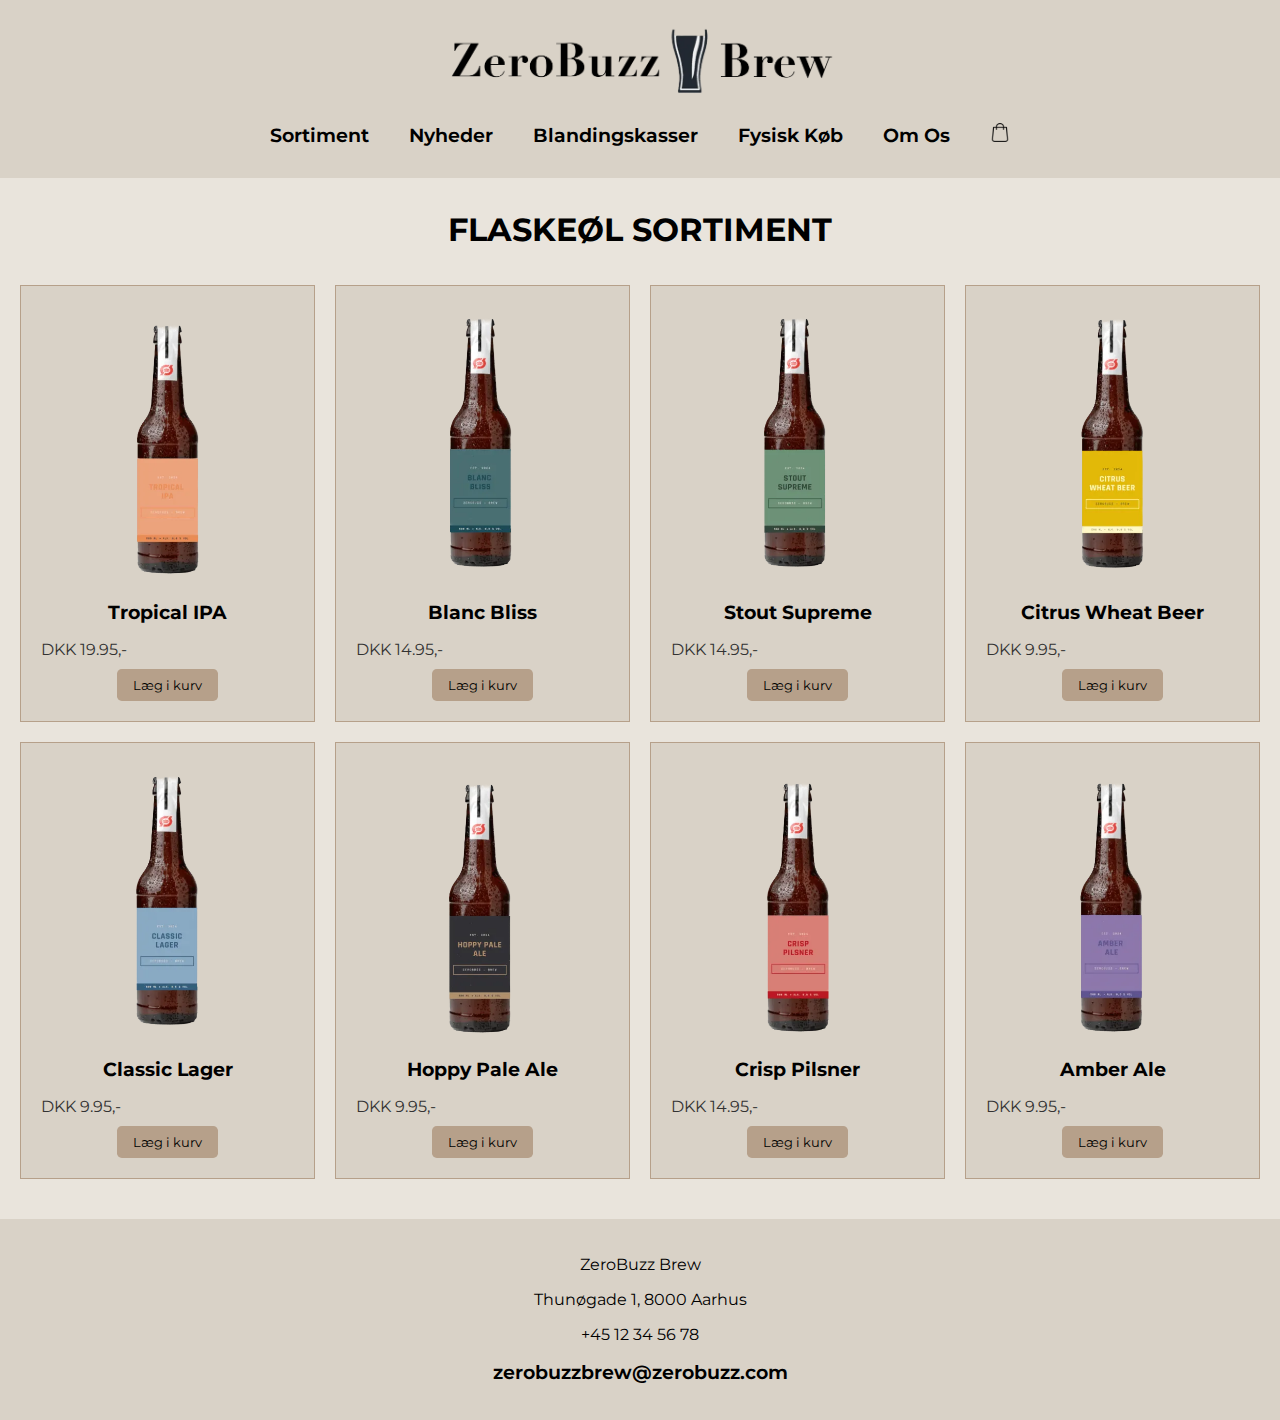
<file: ZeroBuzz Brew/Flaske-øl.html>
<!DOCTYPE html>
<html lang="en">
<head>
  <meta charset="UTF-8">
  <meta name="viewport" content="width=device-width, initial-scale=1.0">
  <meta http-equiv="X-UA-Compatible" content="ie=edge">
  <title>ZeroBuzz</title>
  <link rel="shortcut icon" href="images/Icon.webp">
  <link rel="stylesheet" href="css/css.css">

  <link rel="preconnect" href="https://fonts.googleapis.com">
  <link rel="preconnect" href="https://fonts.gstatic.com" crossorigin>
  <link href="https://fonts.googleapis.com/css2?family=Anonymous+Pro:ital,wght@0,400;0,700;1,400;1,700&family=Montserrat:ital,wght@0,100..900;1,100..900&display=swap" rel="stylesheet">
</head>
<body>
    <header>
        <section class="logo">
            <a href="index.html">
                <img src="images/Logo.webp" alt="Logo">
            </a>
        </section>
        <section class="menu-toggle" id="mobile-menu">
            <span class="bar"></span>
            <span class="bar"></span>
            <span class="bar"></span>
        </section>
        <nav>
            <ul>
                <li><a href="sortiment.html">Sortiment</a>
                    <ul class="dropdown">
                        <li><a href="Dåse-øl.html">Dåse Øl</a></li>
                        <li><a href="Flaske-øl.html">Flaske øl</a></li>
                    </ul>
                </li>
                <li><a href="Nyheder.html">Nyheder</a></li>
                <li><a href="Blandingskasser.html">Blandingskasser</a>
                    <ul class="dropdown">
                        <li><a href="Gaver.html">Gaver</a></li>
                        <li><a href="Bland-selv-kasse.html">Bland selv kasse</a></li>
                        <li><a href="Blandingskasse-tilbud.html">Blandingskasse tilbud</a></li>
                    </ul>
                </li>
                <li><a href="Fysisk-køb.html">Fysisk Køb</a></li>
                <li><a href="Om-os.html">Om Os</a>
                    <ul class="dropdown">
                        <li><a href="Hvem-er-vi.html">Hvem er vi?</a></li>
                        <li><a href="kontakt.html">Kontakt</a></li>
                        <li><a href="Nyhedsbrev.html">Nyhedsbrev</a></li>
                    </ul>
                    <li>
                        <a class="kurv" href="index.html">
                          <img src="images/shopping-bag.webp" alt="kurv">
                        </a>
                      </li>
            </ul>
        </nav>
    </header>

    <main>
        <h1>FLASKEØL SORTIMENT</h1>

        <section class="product-grid">
            <article class="product-item">
                <img src="images/Flaske-øl/F1.webp" alt="Produkt 1">
                <h2>Tropical IPA</h2>
                <p class="price">DKK 19.95,-</p>
                <button class="cart-button">Læg i kurv</button>
            </article>
            <article class="product-item">
                <img src="images/Flaske-øl/F2.webp" alt="Produkt 2">
                <h2>Blanc Bliss</h2>
                <p class="price">DKK 14.95,-</p>
                <button class="cart-button">Læg i kurv</button>
            </article>
            <article class="product-item">
                <img src="images/Flaske-øl/F3.webp" alt="Produkt 3">
                <h2>Stout Supreme</h2>
                <p class="price">DKK 14.95,-</p>
                <button class="cart-button">Læg i kurv</button>
            </article>
            <article class="product-item">
                <img src="images/Flaske-øl/F4.webp" alt="Produkt 4">
                <h2>Citrus Wheat Beer</h2>
                <p class="price">DKK 9.95,-</p>
                <button class="cart-button">Læg i kurv</button>
            </article>
            <article class="product-item">
                <img src="images/Flaske-øl/F5.webp" alt="Produkt 5">
                <h2>Classic Lager</h2>
                <p class="price">DKK 9.95,-</p>
                <button class="cart-button">Læg i kurv</button>
            </article>
            <article class="product-item">
                <img src="images/Flaske-øl/F6.webp" alt="Produkt 6">
                <h2>Hoppy Pale Ale</h2>
                <p class="price">DKK 9.95,-</p>
                <button class="cart-button">Læg i kurv</button>
            </article>
            <article class="product-item">
                <img src="images/Flaske-øl/F8.webp" alt="Produkt 7">
                <h2>Crisp Pilsner</h2>
                <p class="price">DKK 14.95,-</p>
                <button class="cart-button">Læg i kurv</button>
            </article>
            <article class="product-item">
                <img src="images/Flaske-øl/F7.webp" alt="Produkt 8">
                <h2>Amber Ale</h2>
                <p class="price">DKK 9.95,-</p>
                <button class="cart-button">Læg i kurv</button>
            </article>
        </section>
    </main>
    <footer>
        <p>ZeroBuzz Brew</p>
        <p>Thunøgade 1, 8000 Aarhus</p>
        <p>+45 12 34 56 78</p>
        <p><a href="mailto:zerobuzzbrew@zerobuzz.com">zerobuzzbrew@zerobuzz.com</a></p>
    
    </footer>
    <script>
        const mobileMenu = document.getElementById('mobile-menu');
        const navUl = document.querySelector('nav ul');
    
        mobileMenu.addEventListener('click', () => {
            navUl.classList.toggle('showing');
        });
    </script>
</body>

</html>
</file>
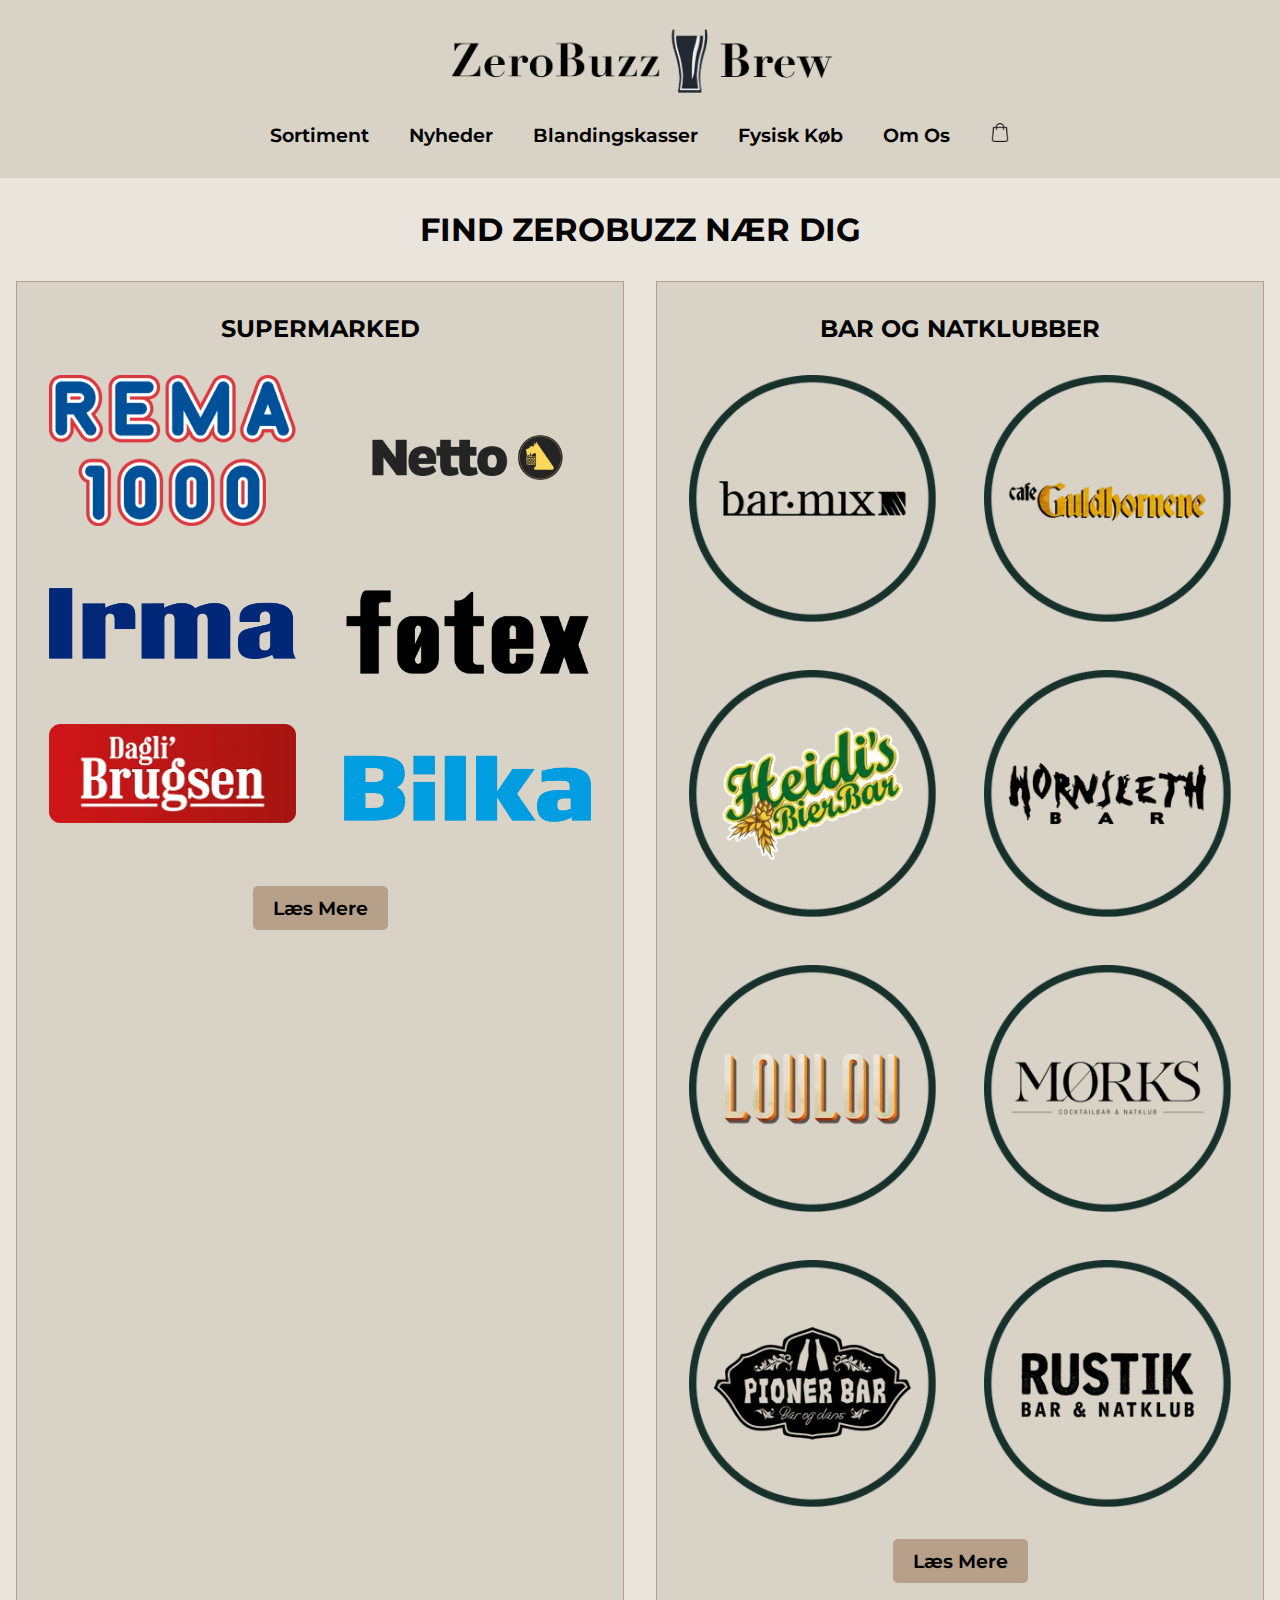
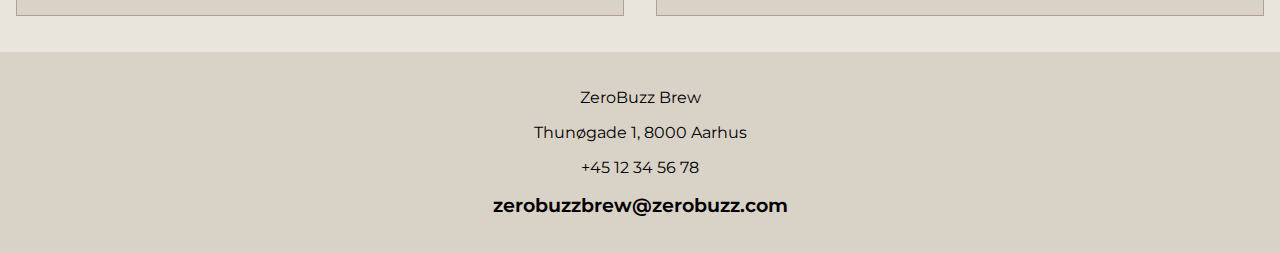
<file: ZeroBuzz Brew/Fysisk-køb.html>
<!DOCTYPE html>
<html lang="en">
<head>
  <meta charset="UTF-8">
  <meta name="viewport" content="width=device-width, initial-scale=1.0">
  <meta http-equiv="X-UA-Compatible" content="ie=edge">
  <title>ZeroBuzz</title>
  <link rel="shortcut icon" href="images/Icon.webp">
  <link rel="stylesheet" href="css/css.css">

  <link rel="preconnect" href="https://fonts.googleapis.com">
  <link rel="preconnect" href="https://fonts.gstatic.com" crossorigin>
  <link href="https://fonts.googleapis.com/css2?family=Anonymous+Pro:ital,wght@0,400;0,700;1,400;1,700&family=Montserrat:ital,wght@0,100..900;1,100..900&display=swap" rel="stylesheet">
</head>
<body>
    <header>
        <section class="logo">
            <a href="index.html">
                <img src="images/Logo.webp" alt="Logo">
            </a>
        </section>
        <section class="menu-toggle" id="mobile-menu">
            <span class="bar"></span>
            <span class="bar"></span>
            <span class="bar"></span>
        </section>
        <nav>
            <ul>
                <li><a href="sortiment.html">Sortiment</a>
                    <ul class="dropdown">
                        <li><a href="Dåse-øl.html">Dåse Øl</a></li>
                        <li><a href="Flaske-øl.html">Flaske øl</a></li>
                    </ul>
                </li>
                <li><a href="Nyheder.html">Nyheder</a></li>
                <li><a href="Blandingskasser.html">Blandingskasser</a>
                    <ul class="dropdown">
                        <li><a href="Gaver.html">Gaver</a></li>
                        <li><a href="Bland-selv-kasse.html">Bland selv kasse</a></li>
                        <li><a href="Blandingskasse-tilbud.html">Blandingskasse tilbud</a></li>
                    </ul>
                </li>
                <li><a href="Fysisk-køb.html">Fysisk Køb</a></li>
                <li><a href="Om-os.html">Om Os</a>
                    <ul class="dropdown">
                        <li><a href="Hvem-er-vi.html">Hvem er vi?</a></li>
                        <li><a href="kontakt.html">Kontakt</a></li>
                        <li><a href="Nyhedsbrev.html">Nyhedsbrev</a></li>
                    </ul>
                    <li>
                        <a class="kurv" href="index.html">
                          <img src="images/shopping-bag.webp" alt="kurv">
                        </a>
                      </li>
            </ul>
        </nav>
    </header>

        <h1>FIND ZEROBUZZ NÆR DIG</h1>
        
        <section class="container-fysisk">
            <article class="box-fysisk">
                <h2>SUPERMARKED</h2>
                <section class="image-grid">
                    <img src="images/butikker/Rema_1000.webp" alt="Rema">
                    <img src="images/butikker/netto.webp" alt="Netto">
                    <img src="images/butikker/irma.webp" alt="Irma">
                    <img src="images/butikker/Føtex_logo.webp" alt="Føtex">
                    <img src="images/butikker/DagliBrugsen_logo.webp" alt="365">
                    <img src="images/butikker/bilka.webp" alt="Bilka">
                </section>
                <a href="https://www.sallinggroup.com/kaeder-butikker" class="button">Læs Mere</a>
            </article>
            <article class="box-fysisk">
                <h2>BAR OG NATKLUBBER</h2>
                <section class="image-grid">
                    <img src="images/Bar/Barmix.webp" alt="Bar mix">
                    <img src="images/Bar/Cafe-Guldhornene.webp" alt="GH">
                    <img src="images/Bar/heidis.webp" alt="Heidis">
                    <img src="images/Bar/Hornsleth.webp" alt="Horn">
                    <img src="images/Bar/loulou.webp" alt="Loulou">
                    <img src="images/Bar/Mørks-Kælder.webp" alt="Mørk">
                    <img src="images/Bar/Pioner-Bar.webp" alt="Pioner">
                    <img src="images/Bar/rustik.webp" alt="rustik">
                </section>
                <a href="https://rekomgroup.com/brands" class="button">Læs Mere</a>
            </article>
        </section>
        <footer>
            <p>ZeroBuzz Brew</p>
            <p>Thunøgade 1, 8000 Aarhus</p>
            <p>+45 12 34 56 78</p>
            <p><a href="mailto:zerobuzzbrew@zerobuzz.com">zerobuzzbrew@zerobuzz.com</a></p>
    
        </footer>
        <script>
            const mobileMenu = document.getElementById('mobile-menu');
            const navUl = document.querySelector('nav ul');
        
            mobileMenu.addEventListener('click', () => {
                navUl.classList.toggle('showing');
            });
        </script>

        </body>
        </html>
</file>
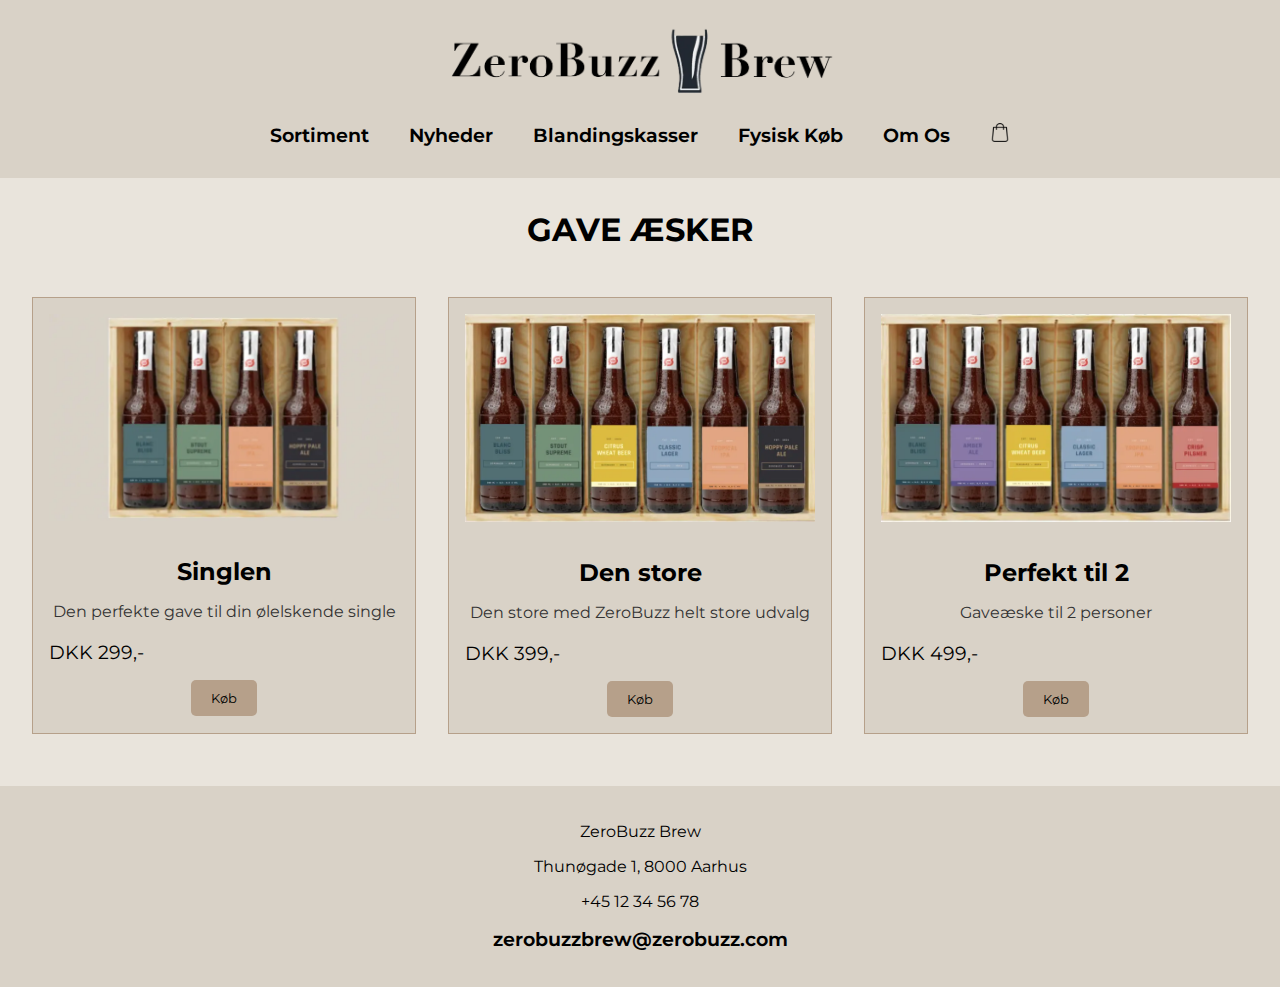
<file: ZeroBuzz Brew/Gaver.html>
<!DOCTYPE html>
<html lang="en">
<head>
  <meta charset="UTF-8">
  <meta name="viewport" content="width=device-width, initial-scale=1.0">
  <meta http-equiv="X-UA-Compatible" content="ie=edge">
  <title>ZeroBuzz</title>
  <link rel="shortcut icon" href="images/Icon.webp">
  <link rel="stylesheet" href="css/css.css">

  <link rel="preconnect" href="https://fonts.googleapis.com">
  <link rel="preconnect" href="https://fonts.gstatic.com" crossorigin>
  <link href="https://fonts.googleapis.com/css2?family=Anonymous+Pro:ital,wght@0,400;0,700;1,400;1,700&family=Montserrat:ital,wght@0,100..900;1,100..900&display=swap" rel="stylesheet">
</head>
<body>
    <header>
        <section class="logo">
            <a href="index.html">
                <img src="images/Logo.webp" alt="Logo">
            </a>
        </section>
        <section class="menu-toggle" id="mobile-menu">
            <span class="bar"></span>
            <span class="bar"></span>
            <span class="bar"></span>
        </section>
        <nav>
            <ul>
                <li><a href="sortiment.html">Sortiment</a>
                    <ul class="dropdown">
                        <li><a href="Dåse-øl.html">Dåse Øl</a></li>
                        <li><a href="Flaske-øl.html">Flaske øl</a></li>
                    </ul>
                </li>
                <li><a href="Nyheder.html">Nyheder</a></li>
                <li><a href="Blandingskasser.html">Blandingskasser</a>
                    <ul class="dropdown">
                        <li><a href="Gaver.html">Gaver</a></li>
                        <li><a href="Bland-selv-kasse.html">Bland selv kasse</a></li>
                        <li><a href="Blandingskasse-tilbud.html">Blandingskasse tilbud</a></li>
                    </ul>
                </li>
                <li><a href="Fysisk-køb.html">Fysisk Køb</a></li>
                <li><a href="Om-os.html">Om Os</a>
                    <ul class="dropdown">
                        <li><a href="Hvem-er-vi.html">Hvem er vi?</a></li>
                        <li><a href="kontakt.html">Kontakt</a></li>
                        <li><a href="Nyhedsbrev.html">Nyhedsbrev</a></li>
                    </ul>
                    <li>
                        <a class="kurv" href="index.html">
                          <img src="images/shopping-bag.webp" alt="kurv">
                        </a>
                      </li>
            </ul>
        </nav>
    </header>
    
    <main>
        
    <h1>GAVE ÆSKER</h1>
<section class="blanding-grid">
<article class="blanding-box">
    <img src="images/Blandingskasser/B6.webp" alt="Produkt 1">
    <h2>Singlen</h2>
    <p class="description">Den perfekte gave til din ølelskende single</p>
    <p class="price">DKK 299,-</p>
    <button class="buy-button">Køb</button>
</article>
<article class="blanding-box">
    <img src="images/Blandingskasser/B4.webp" alt="Produkt 2">
    <h2>Den store</h2>
    <p class="description">Den store med ZeroBuzz helt store udvalg</p>
    <p class="price">DKK 399,-</p>
    <button class="buy-button">Køb</button>
</article>
<article class="blanding-box">
    <img src="images/Blandingskasser/B5.webp" alt="Produkt 3">
    <h2>Perfekt til 2</h2>
    <p class="description">Gaveæske til 2 personer</p>
    <p class="price">DKK 499,-</p>
    <button class="buy-button">Køb</button>
</article>
</section>
    </main>
    <footer>
        <p>ZeroBuzz Brew</p>
        <p>Thunøgade 1, 8000 Aarhus</p>
        <p>+45 12 34 56 78</p>
        <p><a href="mailto:zerobuzzbrew@zerobuzz.com">zerobuzzbrew@zerobuzz.com</a></p>
    
    </footer>
    <script>
        const mobileMenu = document.getElementById('mobile-menu');
        const navUl = document.querySelector('nav ul');
    
        mobileMenu.addEventListener('click', () => {
            navUl.classList.toggle('showing');
        });
    </script>
</body>
</html>
</file>
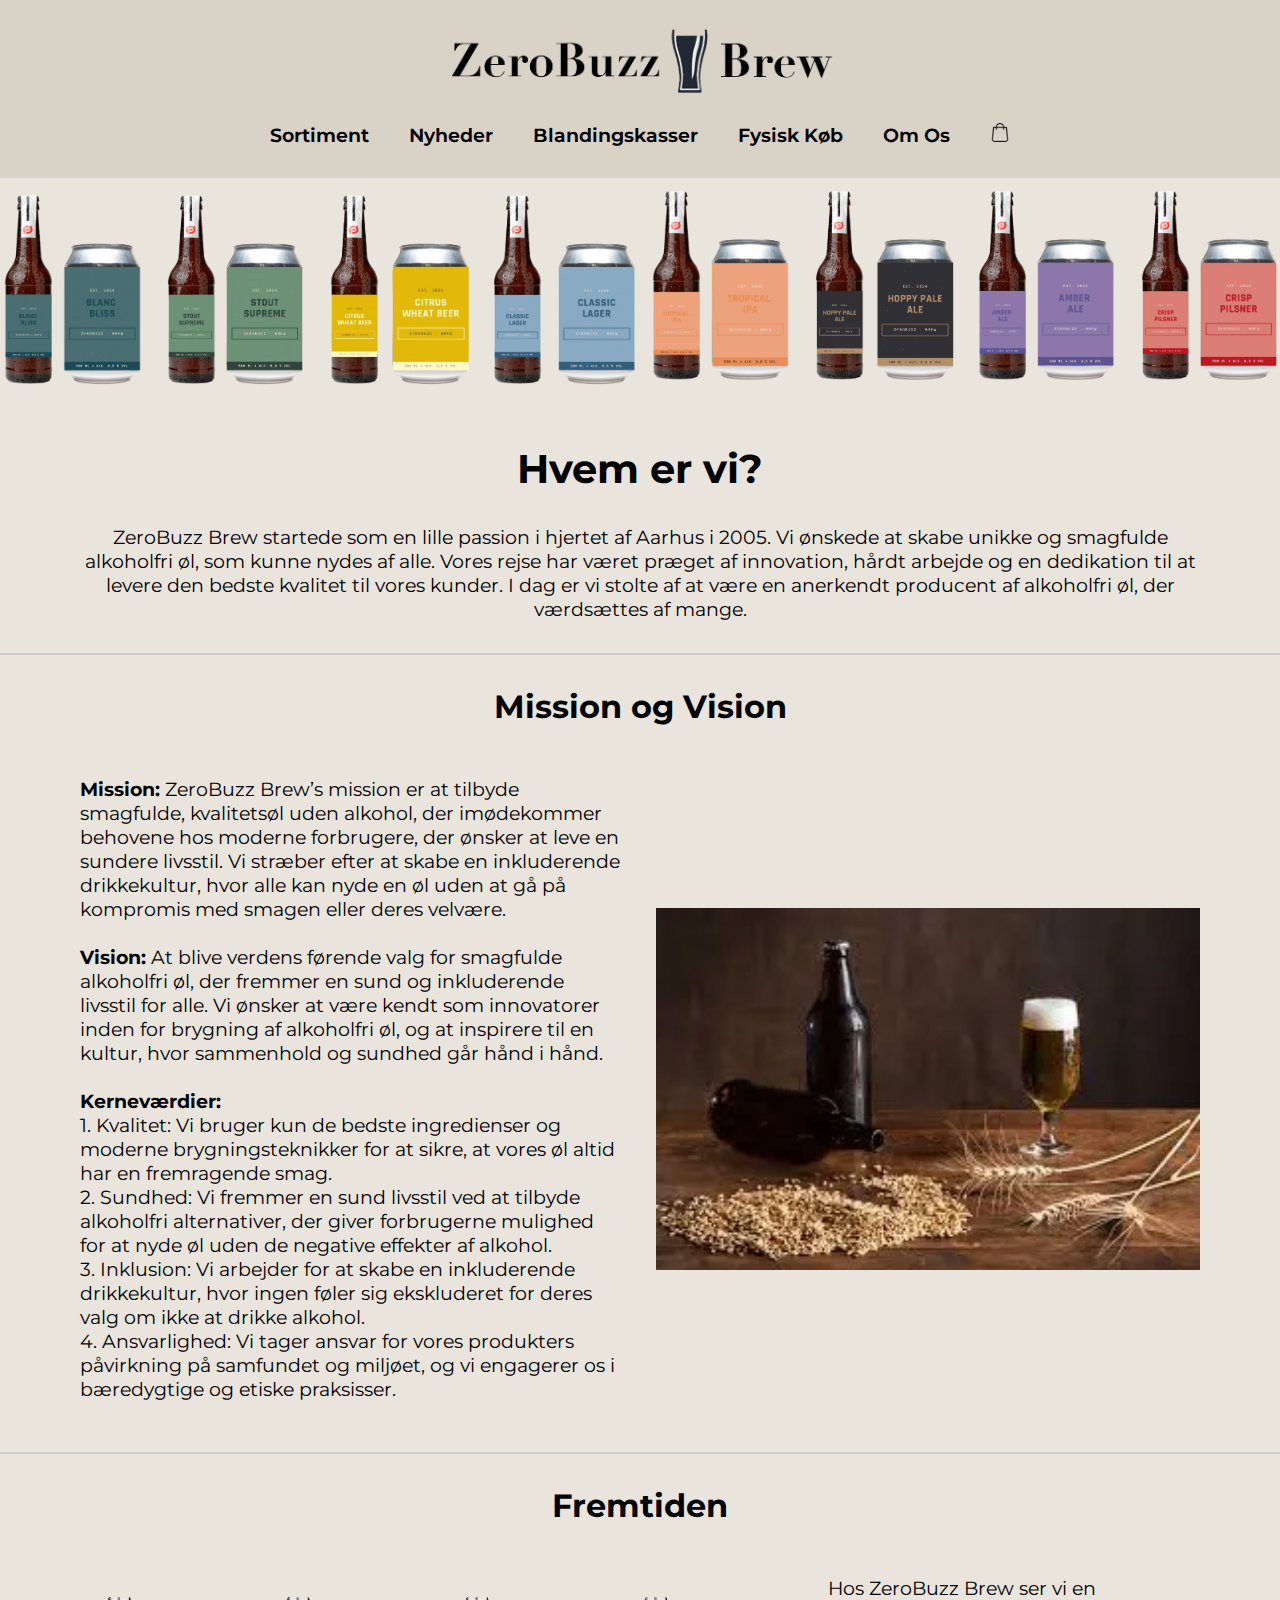
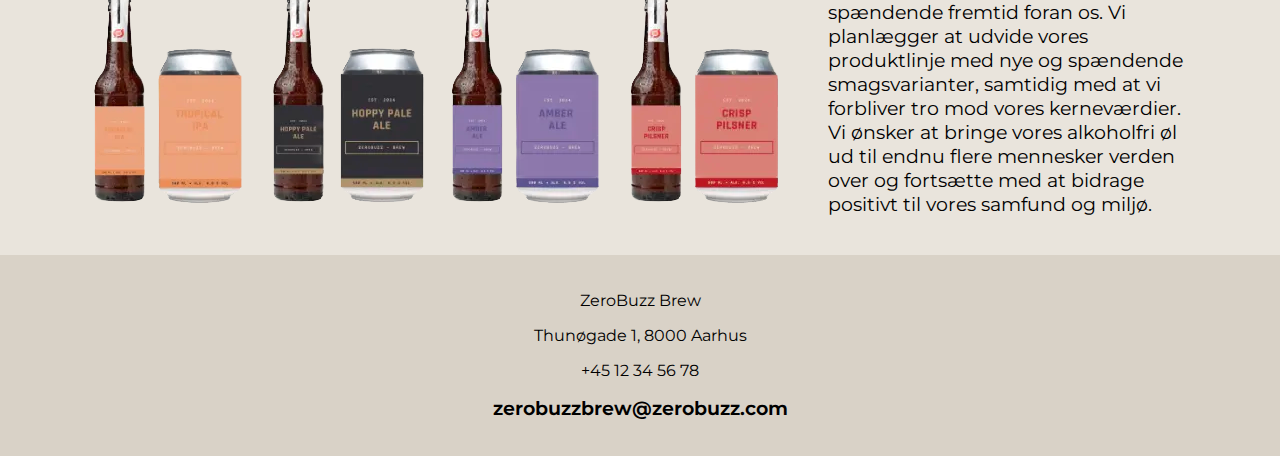
<file: ZeroBuzz Brew/Hvem-er-vi.html>
<!DOCTYPE html>
<html lang="en">
<head>
  <meta charset="UTF-8">
  <meta name="viewport" content="width=device-width, initial-scale=1.0">
  <meta http-equiv="X-UA-Compatible" content="ie=edge">
  <title>ZeroBuzz</title>
  <link rel="shortcut icon" href="images/Icon.webp">
  <link rel="stylesheet" href="css/css.css">

  <link rel="preconnect" href="https://fonts.googleapis.com">
  <link rel="preconnect" href="https://fonts.gstatic.com" crossorigin>
  <link href="https://fonts.googleapis.com/css2?family=Anonymous+Pro:ital,wght@0,400;0,700;1,400;1,700&family=Montserrat:ital,wght@0,100..900;1,100..900&display=swap" rel="stylesheet">
</head>
<body>
    <header>
        <section class="logo">
            <a href="index.html">
                <img src="images/Logo.webp" alt="Logo">
            </a>
        </section>
        <section class="menu-toggle" id="mobile-menu">
            <span class="bar"></span>
            <span class="bar"></span>
            <span class="bar"></span>
        </section>
        <nav>
            <ul>
                <li><a href="sortiment.html">Sortiment</a>
                    <ul class="dropdown">
                        <li><a href="Dåse-øl.html">Dåse Øl</a></li>
                        <li><a href="Flaske-øl.html">Flaske øl</a></li>
                    </ul>
                </li>
                <li><a href="Nyheder.html">Nyheder</a></li>
                <li><a href="Blandingskasser.html">Blandingskasser</a>
                    <ul class="dropdown">
                        <li><a href="Gaver.html">Gaver</a></li>
                        <li><a href="Bland-selv-kasse.html">Bland selv kasse</a></li>
                        <li><a href="Blandingskasse-tilbud.html">Blandingskasse tilbud</a></li>
                    </ul>
                </li>
                <li><a href="Fysisk-køb.html">Fysisk Køb</a></li>
                <li><a href="Om-os.html">Om Os</a>
                    <ul class="dropdown">
                        <li><a href="Hvem-er-vi.html">Hvem er vi?</a></li>
                        <li><a href="kontakt.html">Kontakt</a></li>
                        <li><a href="Nyhedsbrev.html">Nyhedsbrev</a></li>
                    </ul>
                    <li>
                        <a class="kurv" href="index.html">
                          <img src="images/shopping-bag.webp" alt="kurv">
                        </a>
                      </li>
            </ul>
        </nav>
    </header>

    <main>
        <!-- Aflangt billede i toppen -->
        <img src="images/Alle.webp" alt="Top billede" class="top-image">

        <!-- Sektion for "Hvem er vi?" -->
        <section class="section-who-we-are">
            <h1 class="main-heading">Hvem er vi?</h1>
            <p class="main-text">
                ZeroBuzz Brew startede som en lille passion i hjertet af Aarhus i 2005. Vi ønskede at skabe unikke og smagfulde alkoholfri øl, som kunne nydes af alle. Vores rejse har været præget af innovation, hårdt arbejde og en dedikation til at levere den bedste kvalitet til vores kunder. I dag er vi stolte af at være en anerkendt producent af alkoholfri øl, der værdsættes af mange.
            </p>
        </section>

        <!-- Vandret streg -->
        <hr class="horizontal-line">

        <!-- Sektion for "Mission og Vision" -->
        <section class="section-mission-vision">
            <h2 class="section-heading">Mission og Vision</h2>
            <!-- Container til tekst og billede -->
            <section class="container-mission-vision">
                <p class="text-left">
                    <strong>Mission:</strong> ZeroBuzz Brew’s mission er at tilbyde smagfulde, kvalitetsøl uden alkohol, der imødekommer behovene hos moderne forbrugere, der ønsker at leve en sundere livsstil. Vi stræber efter at skabe en inkluderende drikkekultur, hvor alle kan nyde en øl uden at gå på kompromis med smagen eller deres velvære.<br><br>
                    <strong>Vision:</strong> At blive verdens førende valg for smagfulde alkoholfri øl, der fremmer en sund og inkluderende livsstil for alle. Vi ønsker at være kendt som innovatorer inden for brygning af alkoholfri øl, og at inspirere til en kultur, hvor sammenhold og sundhed går hånd i hånd.<br><br>
                    <strong>Kerneværdier:</strong> <br>
                        1.  Kvalitet: Vi bruger kun de bedste ingredienser og moderne brygningsteknikker for at sikre, at vores øl altid har en fremragende smag.<br>
                        2.	Sundhed: Vi fremmer en sund livsstil ved at tilbyde alkoholfri alternativer, der giver forbrugerne mulighed for at nyde øl uden de negative effekter af alkohol.<br>
                        3.	Inklusion: Vi arbejder for at skabe en inkluderende drikkekultur, hvor ingen føler sig ekskluderet for deres valg om ikke at drikke alkohol.<br>
                        4.	Ansvarlighed: Vi tager ansvar for vores produkters påvirkning på samfundet og miljøet, og vi engagerer os i bæredygtige og etiske praksisser.

                </p>
                <img src="images/beer.webp" alt="Mission og Vision billede" class="image-right">
            </section>
        </section>

        <!-- Vandret streg -->
        <hr class="horizontal-line">

        <!-- Sektion for yderligere information -->
        <section class="section-more-info">
            <h2 class="section-heading">Fremtiden</h2>
            <!-- Container til billede og tekst -->
            <section class="container-more-info">
                <img src="images/Fremtiden.webp" alt="Fremtiden billede" class="image-left">
                <p class="text-right">
                    Hos ZeroBuzz Brew ser vi en spændende fremtid foran os. Vi planlægger at udvide vores produktlinje med nye og spændende smagsvarianter, samtidig med at vi forbliver tro mod vores kerneværdier. Vi ønsker at bringe vores alkoholfri øl ud til endnu flere mennesker verden over og fortsætte med at bidrage positivt til vores samfund og miljø.
                </p>
            </section>
        </section>
    </main>
    <footer>
        <p>ZeroBuzz Brew</p>
        <p>Thunøgade 1, 8000 Aarhus</p>
        <p>+45 12 34 56 78</p>
        <p><a href="mailto:zerobuzzbrew@zerobuzz.com">zerobuzzbrew@zerobuzz.com</a></p>
    
    </footer>
    <script>
        const mobileMenu = document.getElementById('mobile-menu');
        const navUl = document.querySelector('nav ul');
    
        mobileMenu.addEventListener('click', () => {
            navUl.classList.toggle('showing');
        });
    </script>
</body>

</html>
</file>
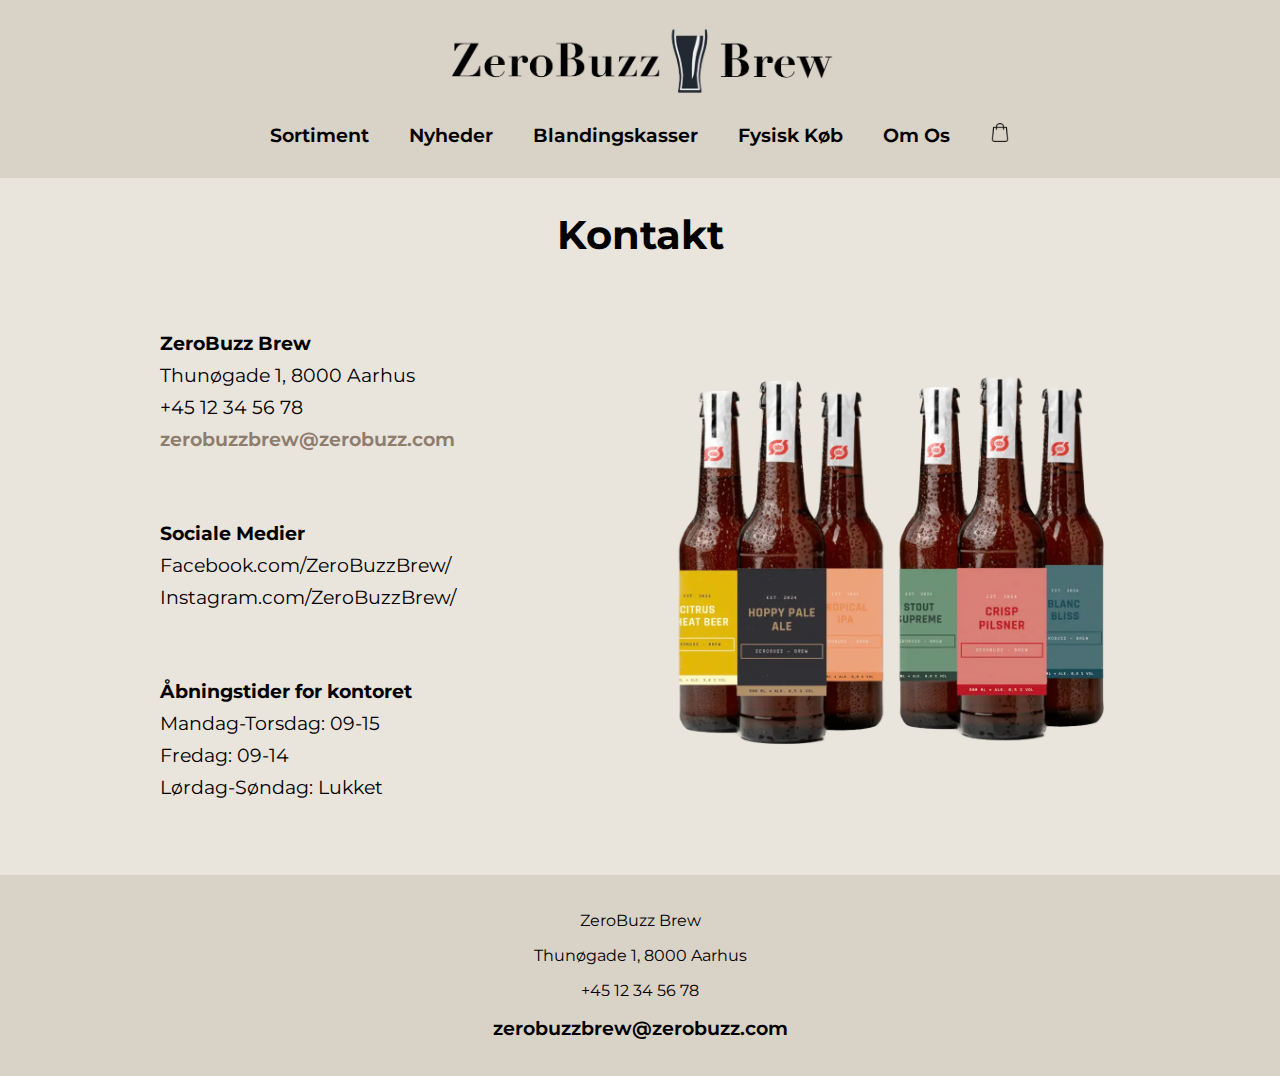
<file: ZeroBuzz Brew/kontakt.html>
<!DOCTYPE html>
<html lang="en">
<head>
  <meta charset="UTF-8">
  <meta name="viewport" content="width=device-width, initial-scale=1.0">
  <meta http-equiv="X-UA-Compatible" content="ie=edge">
  <title>ZeroBuzz</title>
  <link rel="shortcut icon" href="images/Icon.webp">
  <link rel="stylesheet" href="css/css.css">

  <link rel="preconnect" href="https://fonts.googleapis.com">
  <link rel="preconnect" href="https://fonts.gstatic.com" crossorigin>
  <link href="https://fonts.googleapis.com/css2?family=Anonymous+Pro:ital,wght@0,400;0,700;1,400;1,700&family=Montserrat:ital,wght@0,100..900;1,100..900&display=swap" rel="stylesheet">
</head>
<body>
    <header>
        <section class="logo">
            <a href="index.html">
                <img src="images/Logo.webp" alt="Logo">
            </a>
        </section>
        <section class="menu-toggle" id="mobile-menu">
            <span class="bar"></span>
            <span class="bar"></span>
            <span class="bar"></span>
        </section>
        <nav>
            <ul>
                <li><a href="sortiment.html">Sortiment</a>
                    <ul class="dropdown">
                        <li><a href="Dåse-øl.html">Dåse Øl</a></li>
                        <li><a href="Flaske-øl.html">Flaske øl</a></li>
                    </ul>
                </li>
                <li><a href="Nyheder.html">Nyheder</a></li>
                <li><a href="Blandingskasser.html">Blandingskasser</a>
                    <ul class="dropdown">
                        <li><a href="Gaver.html">Gaver</a></li>
                        <li><a href="Bland-selv-kasse.html">Bland selv kasse</a></li>
                        <li><a href="Blandingskasse-tilbud.html">Blandingskasse tilbud</a></li>
                    </ul>
                </li>
                <li><a href="Fysisk-køb.html">Fysisk Køb</a></li>
                <li><a href="Om-os.html">Om Os</a>
                    <ul class="dropdown">
                        <li><a href="Hvem-er-vi.html">Hvem er vi?</a></li>
                        <li><a href="kontakt.html">Kontakt</a></li>
                        <li><a href="Nyhedsbrev.html">Nyhedsbrev</a></li>
                    </ul>
                    <li>
                        <a class="kurv" href="index.html">
                          <img src="images/shopping-bag.webp" alt="kurv">
                        </a>
                      </li>
            </ul>
        </nav>
    </header>

    <main>
        <!-- Hovedoverskrift for kontaktsiden -->
        <h1 class="contact-heading">Kontakt</h1>

        <!-- Hovedsektion der indeholder både kontaktinformationer og billedet -->
        <section class="contact-container">
        <!-- Sektion for kontaktinformationer -->
        <section class="contact-info">
        <p><strong>ZeroBuzz Brew</strong></p>
        <p>Thunøgade 1, 8000 Aarhus</p>
        <p>+45 12 34 56 78</p>
        <p><a href="mailto:zerobuzzbrew@zerobuzz.com">zerobuzzbrew@zerobuzz.com</a></p>
        <br><br><br>
        <p><strong>Sociale Medier</strong></p>
        <p>Facebook.com/ZeroBuzzBrew/</p>
        <p>Instagram.com/ZeroBuzzBrew/</p>
        <br><br><br>
        <p><strong>Åbningstider for kontoret</strong></p>
        <p>Mandag-Torsdag: 09-15</p>
        <p>Fredag: 09-14</p>
        <p>Lørdag-Søndag: Lukket</p>
        </section>

        <!-- Sektion for billedet -->
        <section class="contact-image-container">
        <img src="images/Flaskeøl-sortiment.webp" alt="Kontaktbillede" class="contact-image">
        </section>
        </section>
    </main>
    <footer>
        <p>ZeroBuzz Brew</p>
        <p>Thunøgade 1, 8000 Aarhus</p>
        <p>+45 12 34 56 78</p>
        <p><a href="mailto:zerobuzzbrew@zerobuzz.com">zerobuzzbrew@zerobuzz.com</a></p>
    
    </footer>
    <script>
        const mobileMenu = document.getElementById('mobile-menu');
        const navUl = document.querySelector('nav ul');
    
        mobileMenu.addEventListener('click', () => {
            navUl.classList.toggle('showing');
        });
    </script>
</body>

</html>
</file>
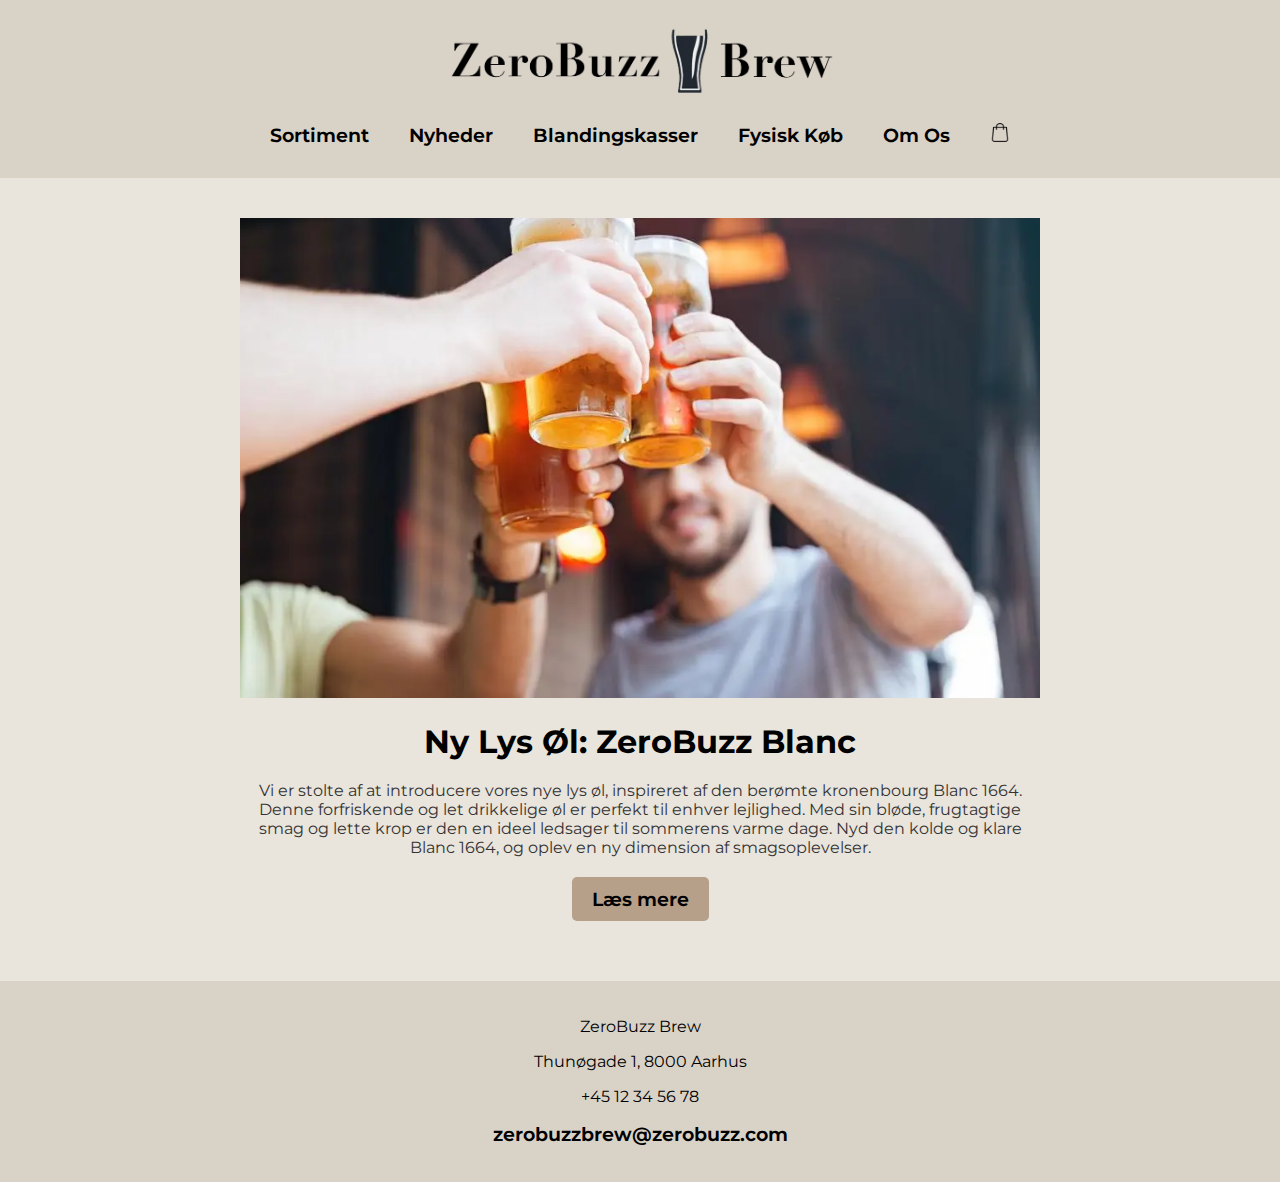
<file: ZeroBuzz Brew/Nyheder.html>
<!DOCTYPE html>
<html lang="en">
<head>
  <meta charset="UTF-8">
  <meta name="viewport" content="width=device-width, initial-scale=1.0">
  <meta http-equiv="X-UA-Compatible" content="ie=edge">
  <title>ZeroBuzz</title>
  <link rel="shortcut icon" href="images/Icon.webp">
  <link rel="stylesheet" href="css/css.css">

  <link rel="preconnect" href="https://fonts.googleapis.com">
  <link rel="preconnect" href="https://fonts.gstatic.com" crossorigin>
  <link href="https://fonts.googleapis.com/css2?family=Anonymous+Pro:ital,wght@0,400;0,700;1,400;1,700&family=Montserrat:ital,wght@0,100..900;1,100..900&display=swap" rel="stylesheet">
</head>
<body>
    <header>
        <section class="logo">
            <a href="index.html">
                <img src="images/Logo.webp" alt="Logo">
            </a>
        </section>
        <section class="menu-toggle" id="mobile-menu">
            <span class="bar"></span>
            <span class="bar"></span>
            <span class="bar"></span>
        </section>
        <nav>
            <ul>
                <li><a href="sortiment.html">Sortiment</a>
                    <ul class="dropdown">
                        <li><a href="Dåse-øl.html">Dåse Øl</a></li>
                        <li><a href="Flaske-øl.html">Flaske øl</a></li>
                    </ul>
                </li>
                <li><a href="Nyheder.html">Nyheder</a></li>
                <li><a href="Blandingskasser.html">Blandingskasser</a>
                    <ul class="dropdown">
                        <li><a href="Gaver.html">Gaver</a></li>
                        <li><a href="Bland-selv-kasse.html">Bland selv kasse</a></li>
                        <li><a href="Blandingskasse-tilbud.html">Blandingskasse tilbud</a></li>
                    </ul>
                </li>
                <li><a href="Fysisk-køb.html">Fysisk Køb</a></li>
                <li><a href="Om-os.html">Om Os</a>
                    <ul class="dropdown">
                        <li><a href="Hvem-er-vi.html">Hvem er vi?</a></li>
                        <li><a href="kontakt.html">Kontakt</a></li>
                        <li><a href="Nyhedsbrev.html">Nyhedsbrev</a></li>
                    </ul>
                    <li>
                        <a class="kurv" href="index.html">
                          <img src="images/shopping-bag.webp" alt="kurv">
                        </a>
                      </li>
            </ul>
        </nav>
    </header>

    <main>
        <section class="news-article">
            <img src="images/4.webp" alt="Ny lys øl">
            <h1>Ny Lys Øl: ZeroBuzz Blanc</h1>
            <p>
                Vi er stolte af at introducere vores nye lys øl, inspireret af den berømte kronenbourg Blanc 1664. Denne forfriskende og let drikkelige øl er perfekt til enhver lejlighed. Med sin bløde, frugtagtige smag og lette krop er den en ideel ledsager til sommerens varme dage. Nyd den kolde og klare Blanc 1664, og oplev en ny dimension af smagsoplevelser.
            </p>
            <a href="Dåse-øl.html" class="button">Læs mere</a>
        </section>
    </main>
    <footer>
        <p>ZeroBuzz Brew</p>
        <p>Thunøgade 1, 8000 Aarhus</p>
        <p>+45 12 34 56 78</p>
        <p><a href="mailto:zerobuzzbrew@zerobuzz.com">zerobuzzbrew@zerobuzz.com</a></p>
    
    </footer>
    <script>
        const mobileMenu = document.getElementById('mobile-menu');
        const navUl = document.querySelector('nav ul');
    
        mobileMenu.addEventListener('click', () => {
            navUl.classList.toggle('showing');
        });
    </script>
</body>

</html>
</file>
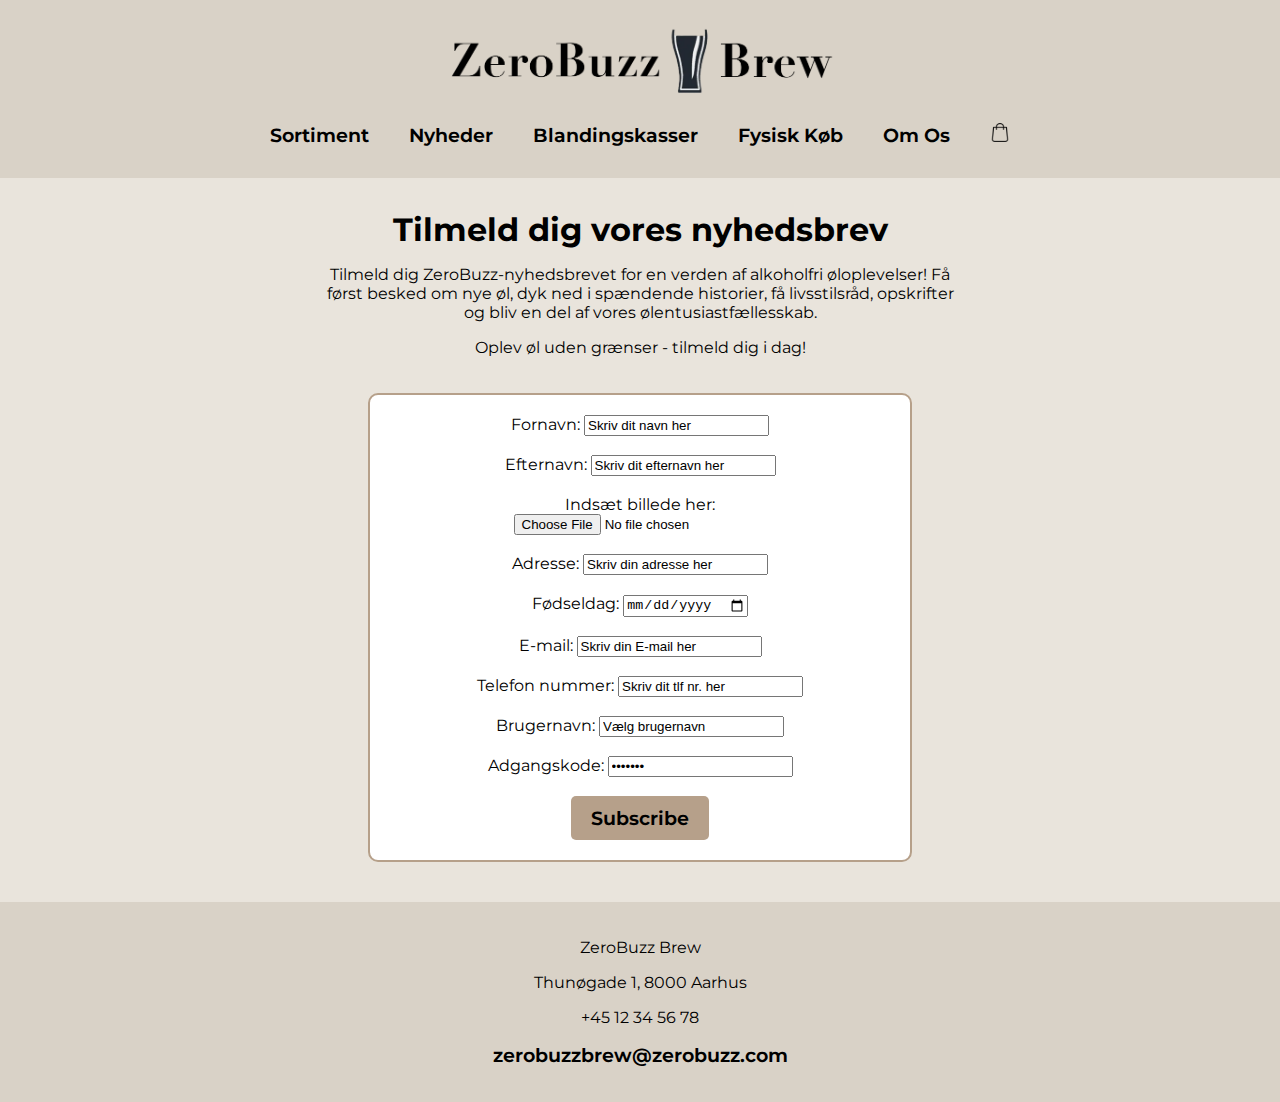
<file: ZeroBuzz Brew/Nyhedsbrev.html>
<!DOCTYPE html>
<html lang="en">
<head>
    <meta charset="UTF-8">
    <meta name="viewport" content="width=device-width, initial-scale=1.0">
    <title>ZeroBuzz</title>
    <link rel="shortcut icon" href="images/Icon.webp">
    <link rel="stylesheet" href="css/css.css"> 
    
    <link rel="preconnect" href="https://fonts.googleapis.com">
    <link rel="preconnect" href="https://fonts.gstatic.com" crossorigin>
    <link href="https://fonts.googleapis.com/css2?family=Anonymous+Pro:ital,wght@0,400;0,700;1,400;1,700&family=Montserrat:ital,wght@0,100..900;1,100..900&display=swap" rel="stylesheet">
</head>
<body>

    <header>
        <section class="logo">
            <a href="index.html">
                <img src="images/Logo.webp" alt="Logo">
            </a>
        </section>
        <section class="menu-toggle" id="mobile-menu">
            <span class="bar"></span>
            <span class="bar"></span>
            <span class="bar"></span>
        </section>
        <nav>
            <ul>
                <li><a href="sortiment.html">Sortiment</a>
                    <ul class="dropdown">
                        <li><a href="Dåse-øl.html">Dåse Øl</a></li>
                        <li><a href="Flaske-øl.html">Flaske øl</a></li>
                    </ul>
                </li>
                <li><a href="Nyheder.html">Nyheder</a></li>
                <li><a href="Blandingskasser.html">Blandingskasser</a>
                    <ul class="dropdown">
                        <li><a href="Gaver.html">Gaver</a></li>
                        <li><a href="Bland-selv-kasse.html">Bland selv kasse</a></li>
                        <li><a href="Blandingskasse-tilbud.html">Blandingskasse tilbud</a></li>
                    </ul>
                </li>
                <li><a href="Fysisk-køb.html">Fysisk Køb</a></li>
                <li><a href="Om-os.html">Om Os</a>
                    <ul class="dropdown">
                        <li><a href="Hvem-er-vi.html">Hvem er vi?</a></li>
                        <li><a href="kontakt.html">Kontakt</a></li>
                        <li><a href="Nyhedsbrev.html">Nyhedsbrev</a></li>
                    </ul>
                    <li>
                        <a class="kurv" href="index.html">
                          <img src="images/shopping-bag.webp" alt="kurv">
                        </a>
                      </li>
            </ul>
        </nav>
    </header>

<section>
<h1>Tilmeld dig vores nyhedsbrev</h1>
<p class="signup-text">Tilmeld dig ZeroBuzz-nyhedsbrevet for en verden af alkoholfri øloplevelser! 
    Få først besked om nye øl, dyk ned i spændende historier, få livsstilsråd, opskrifter 
    og bliv en del af vores ølentusiastfællesskab.</p> 
<p class="signup-text">Oplev øl uden grænser - tilmeld dig i dag!</p>
</section>

<section class="signup-box">
            <label for="fname">Fornavn:</label>
            <input type="text" id="fname" name="fname" value="Skriv dit navn her"><br><br>
            <label for="lname">Efternavn:</label>
            <input type="text" id="lname" name="lname" value="Skriv dit efternavn her"><br><br>

            <label for="myfile">Indsæt billede her:</label>
            <input type="file" id="myfile" name="myfile"><br><br>

            <label for="adresse">Adresse:</label>
            <input type="text" id="adresse" name="adresse" value="Skriv din adresse her"><br><br>
            <label for="fodselsdag">Fødseldag:</label>
            <input type="date" id="fodselsdag" name="Fodselsdag" min="2006-06-06"><br><br>
            <label for="Email">E-mail:</label>
            <input type="text" id="Email" name="Email" value="Skriv din E-mail her"><br><br>
            <label for="Tlf">Telefon nummer:</label>
            <input type="text" id="Tlf" name="Tlf" value="Skriv dit tlf nr. her"><br><br>
            <label for="username">Brugernavn:</label>
            <input type="text" id="username" name="username" value="Vælg brugernavn"><br><br>
            <label for="pwd">Adgangskode:</label>
            <input type="password" id="pwd" name="pwd" value="*******"><br><br>

            <a href="tilmeldingside-svar.html" class="button">Subscribe</a>
</section>
<footer>
    <p>ZeroBuzz Brew</p>
    <p>Thunøgade 1, 8000 Aarhus</p>
    <p>+45 12 34 56 78</p>
    <p><a href="mailto:zerobuzzbrew@zerobuzz.com">zerobuzzbrew@zerobuzz.com</a></p>

</footer>
<script>
    const mobileMenu = document.getElementById('mobile-menu');
    const navUl = document.querySelector('nav ul');

    mobileMenu.addEventListener('click', () => {
        navUl.classList.toggle('showing');
    });
</script>
</body>

</html>
</file>
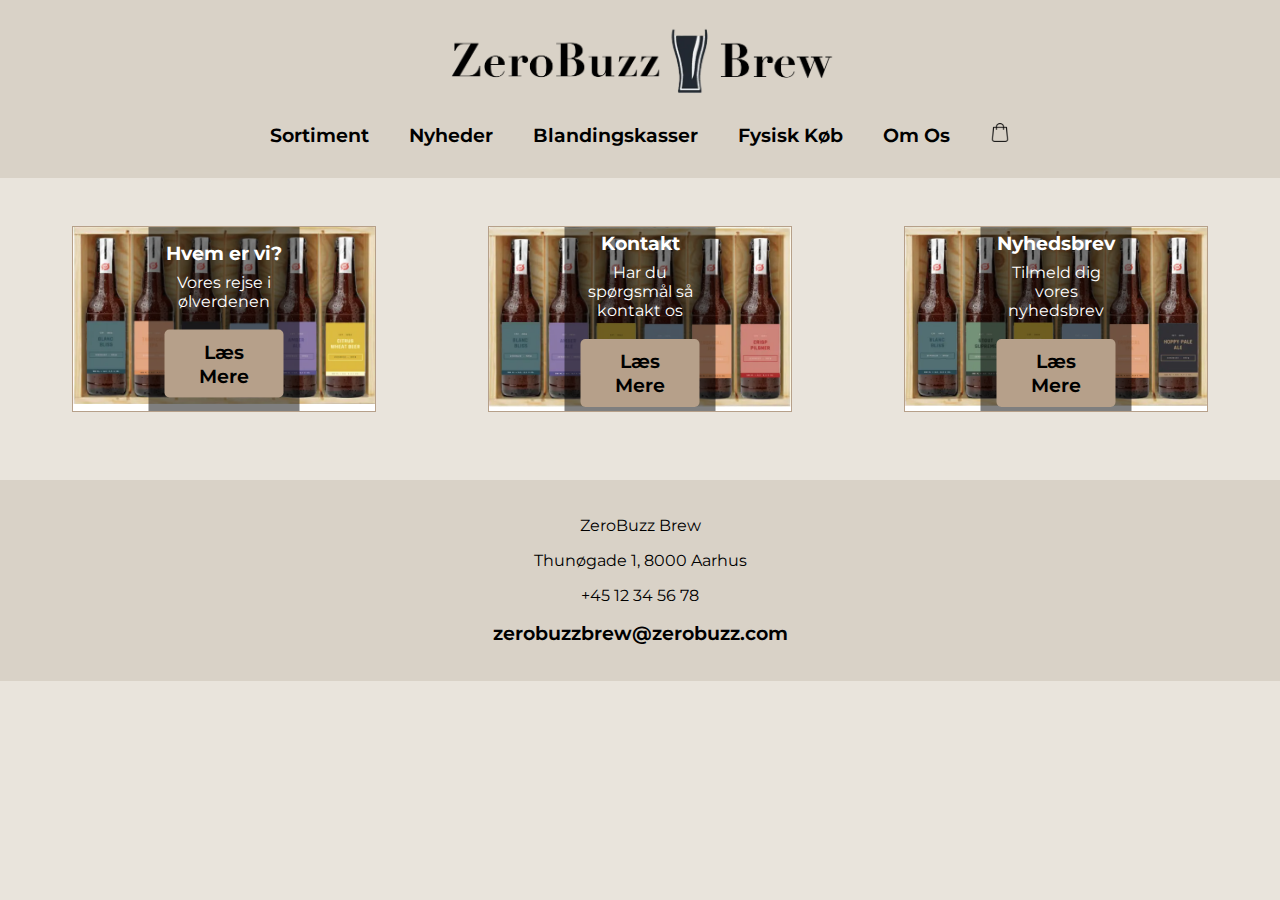
<file: ZeroBuzz Brew/Om-os.html>
<!DOCTYPE html>
<html lang="en">
<head>
  <meta charset="UTF-8">
  <meta name="viewport" content="width=device-width, initial-scale=1.0">
  <meta http-equiv="X-UA-Compatible" content="ie=edge">
  <title>ZeroBuzz</title>
  <link rel="shortcut icon" href="images/Icon.webp">
  <link rel="stylesheet" href="css/css.css">
  
  <link rel="preconnect" href="https://fonts.googleapis.com">
  <link rel="preconnect" href="https://fonts.gstatic.com" crossorigin>
  <link href="https://fonts.googleapis.com/css2?family=Anonymous+Pro:ital,wght@0,400;0,700;1,400;1,700&family=Montserrat:ital,wght@0,100..900;1,100..900&display=swap" rel="stylesheet">
</head>
<body>
    <header>
        <section class="logo">
            <a href="index.html">
                <img src="images/Logo.webp" alt="Logo">
            </a>
        </section>
        <section class="menu-toggle" id="mobile-menu">
            <span class="bar"></span>
            <span class="bar"></span>
            <span class="bar"></span>
        </section>
        <nav>
            <ul>
                <li><a href="sortiment.html">Sortiment</a>
                    <ul class="dropdown">
                        <li><a href="Dåse-øl.html">Dåse Øl</a></li>
                        <li><a href="Flaske-øl.html">Flaske øl</a></li>
                    </ul>
                </li>
                <li><a href="Nyheder.html">Nyheder</a></li>
                <li><a href="Blandingskasser.html">Blandingskasser</a>
                    <ul class="dropdown">
                        <li><a href="Gaver.html">Gaver</a></li>
                        <li><a href="Bland-selv-kasse.html">Bland selv kasse</a></li>
                        <li><a href="Blandingskasse-tilbud.html">Blandingskasse tilbud</a></li>
                    </ul>
                </li>
                <li><a href="Fysisk-køb.html">Fysisk Køb</a></li>
                <li><a href="Om-os.html">Om Os</a>
                    <ul class="dropdown">
                        <li><a href="Hvem-er-vi.html">Hvem er vi?</a></li>
                        <li><a href="kontakt.html">Kontakt</a></li>
                        <li><a href="Nyhedsbrev.html">Nyhedsbrev</a></li>
                    </ul>
                    <li>
                        <a class="kurv" href="index.html">
                          <img src="images/shopping-bag.webp" alt="kurv">
                        </a>
                    </li>
            </ul>
        </nav>
    </header>

    <main>
        <!-- Container for alle bokse -->
    <section class="about-grid">
    <!-- En individuel boks med billede og tekst ovenpå -->
    <figure class="about-box">
        <img src="images/Blandingskasser/B10.webp" alt="Billede 1" class="about-image">
        <figcaption class="about-text">
            <h2>Hvem er vi?</h2>
            <p>Vores rejse i ølverdenen</p><br>
            <a href="Hvem-er-vi.html" class="button">Læs Mere</a>
        </figcaption>
    </figure>
    <!-- Gentagelse af bokse med forskellige indhold -->
    <figure class="about-box">
        <img src="images/Blandingskasser/B5.webp" alt="Billede 2" class="about-image">
        <figcaption class="about-text">
            <h2>Kontakt</h2>
            <p>Har du spørgsmål så kontakt os</p><br>
            <a href="kontakt.html" class="button">Læs Mere</a>
        </figcaption>
    </figure>
    <figure class="about-box">
        <img src="images/Blandingskasser/B4.webp" alt="Billede 3" class="about-image">
        <figcaption class="about-text">
            <h2>Nyhedsbrev</h2>
            <p>Tilmeld dig vores nyhedsbrev</p><br>
            <a href="Nyhedsbrev.html" class="button">Læs Mere</a>
        </figcaption>
    </figure>
    </section>

    </main>
    <footer>
        <p>ZeroBuzz Brew</p>
        <p>Thunøgade 1, 8000 Aarhus</p>
        <p>+45 12 34 56 78</p>
        <p><a href="mailto:zerobuzzbrew@zerobuzz.com">zerobuzzbrew@zerobuzz.com</a></p>
    
    </footer>
    <script>
        const mobileMenu = document.getElementById('mobile-menu');
        const navUl = document.querySelector('nav ul');
    
        mobileMenu.addEventListener('click', () => {
            navUl.classList.toggle('showing');
        });
    </script>
</body>

</html>
</file>
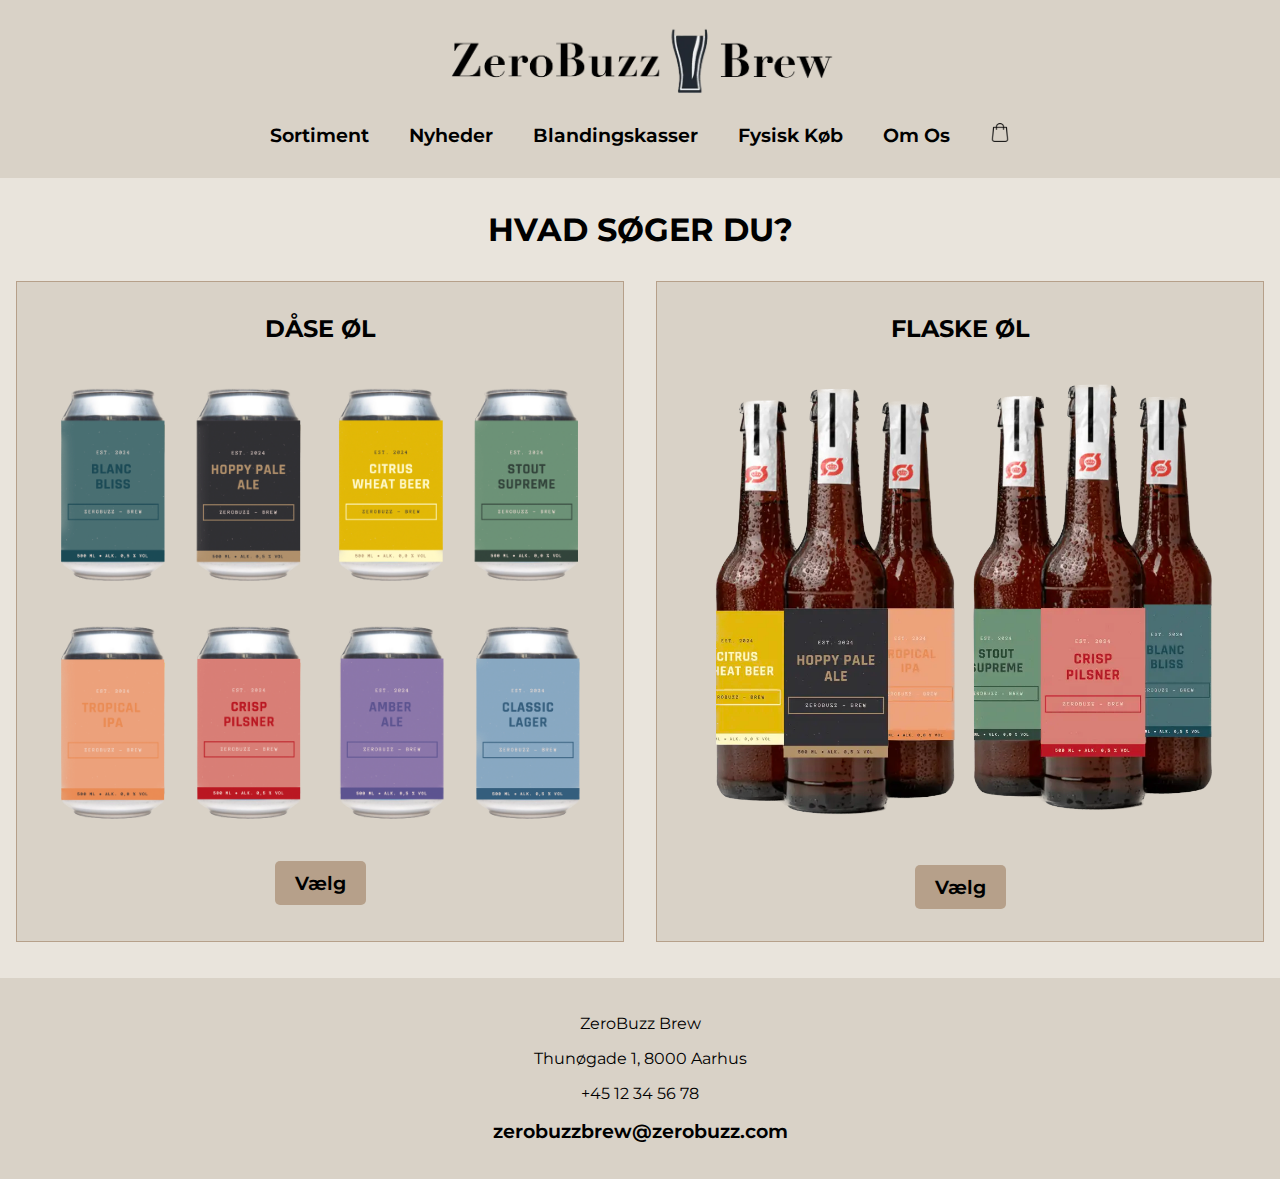
<file: ZeroBuzz Brew/sortiment.html>
<!DOCTYPE html>
<html lang="en">
<head>
  <meta charset="UTF-8">
  <meta name="viewport" content="width=device-width, initial-scale=1.0">
  <meta http-equiv="X-UA-Compatible" content="ie=edge">
  <title>ZeroBuzz</title>
  <link rel="shortcut icon" href="images/Icon.webp">
  <link rel="stylesheet" href="css/css.css">
  
  <link rel="preconnect" href="https://fonts.googleapis.com">
  <link rel="preconnect" href="https://fonts.gstatic.com" crossorigin>
  <link href="https://fonts.googleapis.com/css2?family=Anonymous+Pro:ital,wght@0,400;0,700;1,400;1,700&family=Montserrat:ital,wght@0,100..900;1,100..900&display=swap" rel="stylesheet">
</head>
<body>
    <header>
        <section class="logo">
            <a href="index.html">
                <img src="images/Logo.webp" alt="Logo">
            </a>
        </section>
        <section class="menu-toggle" id="mobile-menu">
            <span class="bar"></span>
            <span class="bar"></span>
            <span class="bar"></span>
        </section>
        <nav>
            <ul>
                <li><a href="sortiment.html">Sortiment</a>
                    <ul class="dropdown">
                        <li><a href="Dåse-øl.html">Dåse Øl</a></li>
                        <li><a href="Flaske-øl.html">Flaske øl</a></li>
                    </ul>
                </li>
                <li><a href="Nyheder.html">Nyheder</a></li>
                <li><a href="Blandingskasser.html">Blandingskasser</a>
                    <ul class="dropdown">
                        <li><a href="Gaver.html">Gaver</a></li>
                        <li><a href="Bland-selv-kasse.html">Bland selv kasse</a></li>
                        <li><a href="Blandingskasse-tilbud.html">Blandingskasse tilbud</a></li>
                    </ul>
                </li>
                <li><a href="Fysisk-køb.html">Fysisk Køb</a></li>
                <li><a href="Om-os.html">Om Os</a>
                    <ul class="dropdown">
                        <li><a href="Hvem-er-vi.html">Hvem er vi?</a></li>
                        <li><a href="kontakt.html">Kontakt</a></li>
                        <li><a href="Nyhedsbrev.html">Nyhedsbrev</a></li>
                    </ul>
                    <li>
                        <a class="kurv" href="index.html">
                          <img src="images/shopping-bag.webp" alt="kurv">
                        </a>
                      </li>
            </ul>
        </nav>
    </header>
    <main>
        <h1>
            HVAD SØGER DU?
        </h1>
        <section class="container">
            <article class="box">
                <h2>DÅSE ØL</h2>
                <section class="image-beer">
                <img src="images/Dåse-øl/D9.webp" alt="Dåse øl">
            </section>
                <a href="Dåse-øl.html" class="button">Vælg</a>
            </article>
            
            <article class="box">
                <h2>FLASKE ØL</h2>
                <section class="image-beer">
                <img src="images/Flaskeøl-sortiment.webp" alt="Flaske øl">
            </section>
                <a href="Flaske-øl.html" class="button">Vælg</a>
            </article>
        </section>
    </main>
    <footer>
        <p>ZeroBuzz Brew</p>
        <p>Thunøgade 1, 8000 Aarhus</p>
        <p>+45 12 34 56 78</p>
        <p><a href="mailto:zerobuzzbrew@zerobuzz.com">zerobuzzbrew@zerobuzz.com</a></p>
    
    </footer>
    <script>
        const mobileMenu = document.getElementById('mobile-menu');
        const navUl = document.querySelector('nav ul');
    
        mobileMenu.addEventListener('click', () => {
            navUl.classList.toggle('showing');
        });
    </script>
</body>

</html>
</file>
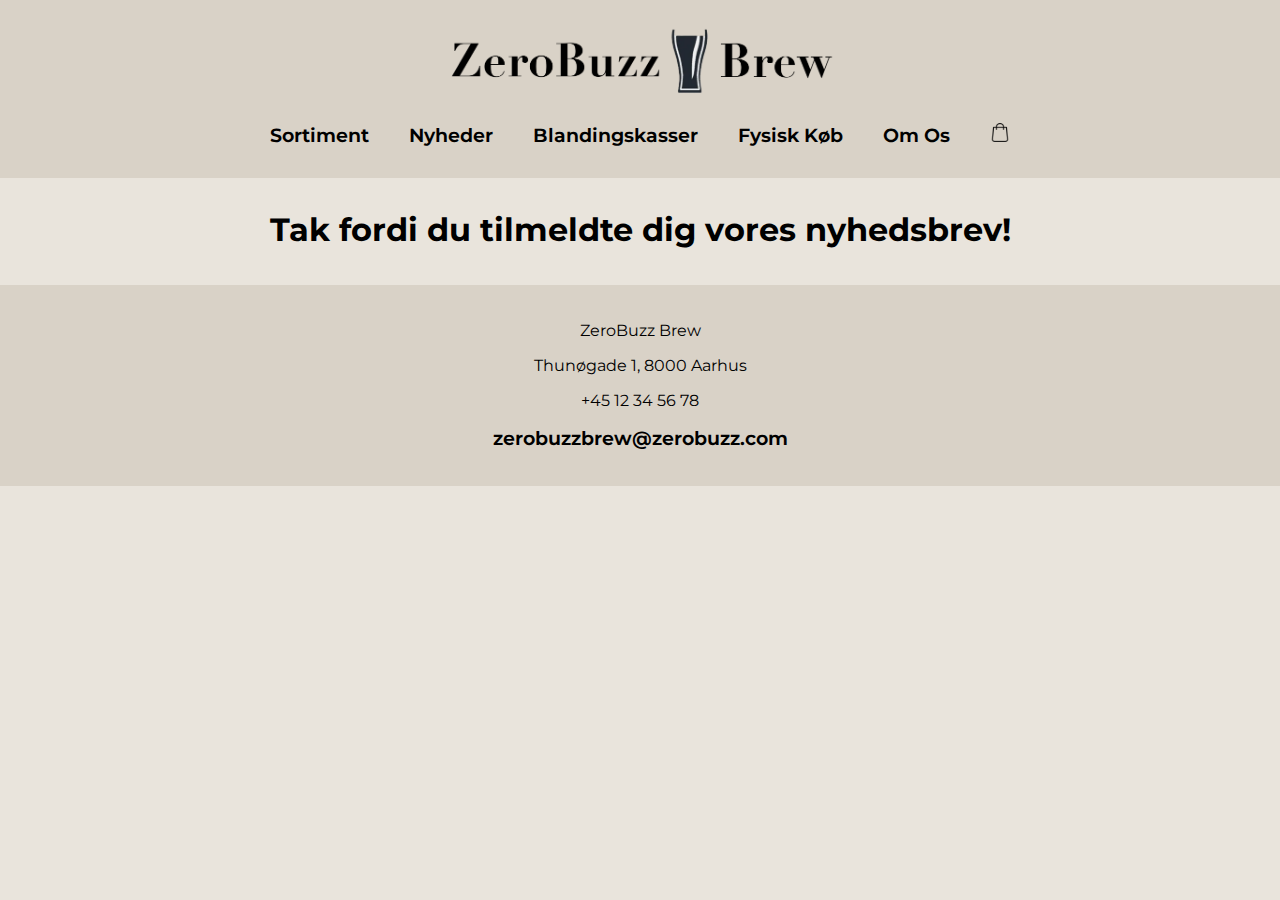
<file: ZeroBuzz Brew/tilmeldingside-svar.html>
<!DOCTYPE html>
<html lang="en">
<head>
    <meta charset="UTF-8">
    <meta name="viewport" content="width=device-width, initial-scale=1.0">
    <title>ZeroBuzz</title>
    <link rel="shortcut icon" href="images/Icon.webp">
    <link rel="stylesheet" href="css/css.css"> 
    
    <link rel="preconnect" href="https://fonts.googleapis.com">
    <link rel="preconnect" href="https://fonts.gstatic.com" crossorigin>
    <link href="https://fonts.googleapis.com/css2?family=Anonymous+Pro:ital,wght@0,400;0,700;1,400;1,700&family=Montserrat:ital,wght@0,100..900;1,100..900&display=swap" rel="stylesheet">
</head>
<body>

    <header>
        <section class="logo">
            <a href="index.html">
                <img src="images/Logo.webp" alt="Logo">
            </a>
        </section>
        <section class="menu-toggle" id="mobile-menu">
            <span class="bar"></span>
            <span class="bar"></span>
            <span class="bar"></span>
        </section>
        <nav>
            <ul>
                <li><a href="sortiment.html">Sortiment</a>
                    <ul class="dropdown">
                        <li><a href="Dåse-øl.html">Dåse Øl</a></li>
                        <li><a href="Flaske-øl.html">Flaske øl</a></li>
                    </ul>
                </li>
                <li><a href="Nyheder.html">Nyheder</a></li>
                <li><a href="Blandingskasser.html">Blandingskasser</a>
                    <ul class="dropdown">
                        <li><a href="Gaver.html">Gaver</a></li>
                        <li><a href="Bland-selv-kasse.html">Bland selv kasse</a></li>
                        <li><a href="Blandingskasse-tilbud.html">Blandingskasse tilbud</a></li>
                    </ul>
                </li>
                <li><a href="Fysisk-køb.html">Fysisk Køb</a></li>
                <li><a href="Om-os.html">Om Os</a>
                    <ul class="dropdown">
                        <li><a href="Hvem-er-vi.html">Hvem er vi?</a></li>
                        <li><a href="kontakt.html">Kontakt</a></li>
                        <li><a href="Nyhedsbrev.html">Nyhedsbrev</a></li>
                    </ul>
                    <li>
                        <a class="kurv" href="index.html">
                          <img src="images/shopping-bag.webp" alt="kurv">
                        </a>
                      </li>
            </ul>
        </nav>
    </header>

<section>
<h1>Tak fordi du tilmeldte dig vores nyhedsbrev!</h1>

</section>

<footer>
    <p>ZeroBuzz Brew</p>
    <p>Thunøgade 1, 8000 Aarhus</p>
    <p>+45 12 34 56 78</p>
    <p><a href="mailto:zerobuzzbrew@zerobuzz.com">zerobuzzbrew@zerobuzz.com</a></p>

</footer>
<script>
    const mobileMenu = document.getElementById('mobile-menu');
    const navUl = document.querySelector('nav ul');

    mobileMenu.addEventListener('click', () => {
        navUl.classList.toggle('showing');
    });
</script>
</body>

</html>
</file>
<file: ZeroBuzz Brew/css/css.css>
/* Grundlæggende styling */
:root {
  --skriftfarve: #000;
  --primaer-beige: #D9D2C7;
  --sekundaer-beige: #B6A08A;
  --sekundaer-moerk-beige: #8e7d6d;  
}

body {
  margin: 0; /* Fjern standard margin */
  display: flex; /* Brug flexbox til layout */
  flex-direction: column; /* Retning af flex-kolonne */
  min-height: 100vh; /* Minimum højde på 100vh */
  background-color: #E9E4DC;
}

.montserrat {
  font-family: "Montserrat", sans-serif;
  font-style: normal;
}

a {
  text-decoration: none; /* fjerner streger under links */
  color: inherit; /* fjerner den blå farve i links */
  font-size: 1.2rem;
  font-weight: 650;
  font-family: "Montserrat", sans-serif;
}

/* Header styling */
header {
  width: 100%; /* Fylder hele bredden */
  background-color: var(--primaer-beige); /* Baggrundsfarve */
  text-align: center; /* Centrer tekst */
  padding-bottom: 1rem; /* Vertikal padding */
  padding-top: 1.5rem; /* Vertikal padding */
  font-family: "Anonymous Pro", monospace; /* skrifttype */
}

.logo img {
  width: 25rem; /* Logo bredde */
  height: auto; /* Automatisk højde */
}

.kurv img {
  width: 1.2rem; /* Logo bredde */
  height: 1.2rem; /* Automatisk højde */
}

nav {
  width: 100%; /* Fylder hele bredden */
  background-color: var(--primaer-beige); /* Baggrundsfarve */
}

nav ul {
  list-style-type: none; /* Fjern punkttegn */
  margin: 0; /* Fjerner margin */
  padding: 0; /* Fjerner padding */
  display: flex; /* Brug flexbox til navigation */
  justify-content: center; /* Centrer navigationselementer */
  flex-wrap: wrap; /* Tillad wrapping */
}

nav ul li {
  position: relative; /* Relativ position til dropdown */
}

nav ul li a {
  display: inline-block; /* Blok-element */
  padding: 15px 20px; /* Indvendig margin */
  text-decoration: none; /* Fjern understregning */
  color: var(--skriftfarve); /* tekstfarve */
  transition: background-color 0.3s; /* Glat overgang ved hover */
}

nav ul li a:hover {
  background-color: var(--sekundaer-beige); /* Mørkere baggrundsfarve ved hover */
  width: auto;
}

/* Dropdown-menu styling */
nav ul li .dropdown {
  display: none; /* Skjul dropdown som standard */
  position: absolute; /* Absolut positionering */
  top: 100%; /* Placer under hovedmenuen */
  left: 0; /* Juster til venstre */
  background-color: var(--sekundaer-beige); /* Baggrundsfarve for dropdown-menuen */
  list-style-type: none; /* Fjern punkttegn */
  margin: 0; /* Fjern margin */
  padding: 0; /* Fjern padding */
  min-width: 200px; /* Minimum bredde for dropdown-menuen */
  z-index: 1000; /* Over andre elementer */
  box-shadow: 0 8px 16px var(--sekundaer-beige); /* Skygge for dropdown-menuen */
  border-radius: 4px; /* Runde hjørner for dropdown-menuen */
}

nav ul li .dropdown li a {
  padding: 0; /* Indvendig margin */
  text-decoration: none; /* Fjern understregning */
  color: var(--skriftfarve); /* Hvid tekstfarve */
  display: inline-block; /* Blok-element */
  transition: background-color 0.3s; /* Glat overgang ved hover */
}

nav ul li .dropdown li a:hover {
  background-color: var(--sekundaer-moerk-beige); /* Mørkere baggrundsfarve ved hover */
}

/* Vis dropdown-menuen ved hover */
nav ul li:hover .dropdown {
  display: block; /* Vis dropdown ved hover */
}

.billede-container-top {
  margin: 7rem; 
  height: auto;
}

/* ------------------------------------------------------------------------- */
/* footer */

footer {
  background-color: var(--primaer-beige);
  color: black;
  text-align: center;
  padding: 20px 0;
  margin-top: 20px;
  font-family: "Montserrat", sans-serif;
}

footer a {
  color: black;
  text-decoration: none;
}

footer a:hover {
  text-decoration: underline;
}

/* ------------------------------------------------------------------------- */
/*Forside*/

/* Stil for hovedoverskriften */
.main-heading {
  text-align: center;
  font-size: 2.5rem; /* Skriftstørrelse */
  margin-top: 2rem; /* Øvre margin */
  font-family: "Montserrat", sans-serif;
}

/* Stil for introduktionssektionen */
.intro-section {
  text-align: center;
  margin: 2rem 0; /* Øvre og nedre margin */
  font-family: "Montserrat", sans-serif;
}

/* Stil for introduktionsbilledet */
.intro-image {
  max-width: 100%;
  height: auto;
}

/* Stil for introduktionsteksten */
.intro-text {
  font-size: 1.2rem;
  margin-top: 1rem; /* Øvre margin */
  margin-left: 9rem;
  margin-right: 9rem;
  font-family: "Montserrat", sans-serif;
}

/* Stil for den vandrette linje */
.full-width-line {
  border: none;
  border-top: 0.1rem solid var(--sekundaer-moerk-beige);
  margin: 2rem 0; /* Øvre og nedre margin */
}

/* Stil for overskriften for top 3 sektionen */
.top-3-heading {
  text-align: center;
  font-size: 2rem; /* Skriftstørrelse */
  margin-bottom: 2rem; /* Nedre margin */
  font-family: "Montserrat", sans-serif;
}

/* Stil for beholderen, der indeholder top 3 kasser */
.top-3-grid {
  display: grid;
  grid-template-columns: repeat(3, 1fr);
  gap: 2rem; /* Afstand mellem kasserne */
  padding: 0 2rem; /* Indre margin for containeren */
}

/* Stil for hver individuel top 3 kasse */
.top-3-box {
  border: 0.1rem solid var(--sekundaer-beige); /* Kant rundt om kassen */
  background-color: var(--primaer-beige);
  padding: 1rem; /* Indre margin for hver kasse */
  text-align: center; /* Centrerer tekst og indhold */
  font-family: "Montserrat", sans-serif;
}

/* Stil for billederne i hver top 3 kasse */
.product-image {
  max-width: 100%;
  height: auto;
  margin-bottom: 1rem; /* Afstand under billedet */
}

/* Stil for overskrifterne i hver top 3 kasse */
.product-name {
  font-size: 1.5rem;
  margin: 1rem 0; /* Margin over og under overskriften */
  font-family: "Montserrat", sans-serif;
}

/* Stil for beskrivende tekst i hver top 3 kasse */
.product-description {
  font-size: 1rem;
  color: #333;
  margin-bottom: 1rem; /* Afstand under teksten */
  font-family: "Montserrat", sans-serif;
}

/* Stil for prisen i hver top 3 kasse */
.product-price {
  font-size: 1.2rem;
  color: #000;
  text-align: left; /* Venstrejusterer prisen */
  margin-bottom: 1rem; /* Afstand under prisen */
}

/* Stil for knappen i hver top 3 kasse */
.buy-button {
  display: inline-block;
  padding: 0.5rem 1rem; /* Polstring for knappen */
  background-color: var(--sekundaer-beige);
  color: #000;
  text-decoration: none;
  border: none;
  border-radius: 0.5rem;
  cursor: pointer;
  transition: background-color 0.3s ease; /* Glidende overgang for baggrundsfarve */
}

/* Hover-effekt for knappen */
.buy-button:hover {
  background-color: var(--sekundaer-moerk-beige);
}



/* ------------------------------------------------------------------------- */
/* sortiment */

.container {
  display: flex;
  justify-content: space-between;
}

.box {
  width: 45%; /* bredden */
  margin: 1rem;
  border: 1px solid var(--sekundaer-beige); /* kant og farve på kant */
  padding: 2rem; /* mellemrum mellem kant og billede/indhold af boxen */
  text-align: center; /* overskriften i midten */
  background-color: var(--primaer-beige); /* baggrund på boksen */
  font-family: "Montserrat", sans-serif; /* skrifttype*/
}

.box img {
  max-width: 100%;
  height: auto;
  margin-bottom: 10px;
}

h1 {
  font-size: 2rem;
  text-align: center;
  margin-bottom: 1rem;
  margin-top: 2rem;
  font-family: "Montserrat", sans-serif; /* skrifttype*/
}

h2 {
  font-size: 1.5rem;
  text-align: center;
  margin-top: 0rem;
  margin-bottom: 2rem;
  font-family: "Montserrat", sans-serif; /* skrifttype*/
}

.image-beer {
  display: grid;
  gap: 10px;
  margin-bottom: 20px;
}

.image-beer img {
  width: 100%;
  height: auto;
}

/* ------------------------------------------------------------------------- */
/* Dåseøl */

.product-grid {
  display: grid;
  grid-template-columns: repeat(4, 1fr);
  gap: 20px;
  padding: 20px;
}

.product-item {
  border: 1px solid var(--sekundaer-beige);
  padding: 20px;
  text-align: center;
  background-color: var(--primaer-beige); /* baggrund på boksen */
  font-family: "Montserrat", sans-serif; /* skrifttype*/
}

.product-item img {
  max-width: 100%;
  height: auto;
}

.product-item h2 {
  font-size: 1.2em;
  margin: 10px 0;
  font-family: "Montserrat", sans-serif; /* skrifttype*/
}

.price {
  font-size: 1em;
  color: #333;
  text-align: left;
  margin-bottom: 10px;
  font-family: "Montserrat", sans-serif; /* skrifttype*/
}

.cart-button {
  display: inline-block;
  padding: 0.5rem 1rem;
  background-color: var(--sekundaer-beige);
  color: #000;
  text-decoration: none;
  border: none;
  border-radius: 0.3rem;
  cursor: pointer;
  transition: background-color 0.3s ease;
  font-family: "Montserrat", sans-serif; /* skrifttype*/
}

.cart-button:hover {
  background-color: var(--sekundaer-moerk-beige);
}


/* ------------------------------------------------------------------------- */
/* Nyheder */

.news-article {
  max-width: 800px;
  margin: 20px auto;
  padding: 20px;
  text-align: center;
  font-family: "Montserrat", sans-serif; /* skrifttype*/
}

.news-article img {
  max-width: 100%;
  height: auto;
}

.news-article h1 {
  font-size: 2em;
  margin: 20px 0;
  font-family: "Montserrat", sans-serif; /* skrifttype*/
}

.news-article p {
  font-size: 1em;
  color: #333;
  margin: 20px 0;
  text-align: center;
  font-family: "Montserrat", sans-serif; /* skrifttype*/
}

/* ------------------------------------------------------------------------- */
/* Blandings kasser */

/* Stilarter for beholderen, der indeholder de tre bokse */
.mix-box-container {
  display: flex;
  justify-content: space-around;
  gap: 20px;
  padding: 20px;
}

/* Stilarter for hver enkelt boks */
.mix-box {
  width: 30%;
  border: 1px solid var(--sekundaer-beige);
  background-color: var(--primaer-beige);
  padding: 20px;
  text-align: center;
  font-family: "Montserrat", sans-serif; /* skrifttype*/
}

/* Stilarter for billederne i hver boks */
.mix-box img {
  max-width: 100%;
  height: auto;
  margin-bottom: 10px;
}

/* Stilarter for underoverskrifterne i hver boks */
.mix-box h2 {
  font-size: 1.5em;
  margin: 10px 0;
  font-family: "Montserrat", sans-serif; /* skrifttype*/
}

/* Stilarter for tekstbeskrivelsen i hver boks */
.mix-box p {
  font-size: 1em;
  color: #333;
  margin-bottom: 20px;
  font-family: "Montserrat", sans-serif; /* skrifttype*/
}

/* Stilarter for knappen i hver boks */
.mix-button {
  display: inline-block;
  padding: 0.5rem 1rem; /* Polstring for knappen */
  background-color: var(--sekundaer-beige);
  color: #000;
  text-decoration: none;
  border: none;
  border-radius: 0.5rem;
  cursor: pointer;
  transition: background-color 0.3s ease; /* Glidende overgang for baggrundsfarve */
  font-family: "Montserrat", sans-serif; /* skrifttype*/
}

/* Hover-effekt for knappen */
.mix-button:hover {
  background-color: var(--sekundaer-moerk-beige);
}

/* ------------------------------------------------------------------------- */
/* Blandings kasser - bland selv */

/* Stil for indkøbskurv sektionen */
.cart-section {
  width: 23rem; /* Bredde */
  padding: 2rem; /* Indre margin */
  background-color: #fff; /* Baggrundsfarve */
  box-shadow: 0 0.5rem 1rem rgba(0, 0, 0, 0.1); /* Skjuler for at give dybde */
  margin: 2rem; /* Ydre margin */
  margin-left: 31.4rem;
}

/* Stil for indkøbskurv overskriften */
.cart-heading {
  font-size: 2rem; /* Skriftstørrelse */
  margin-bottom: 1rem; /* Nedre margin */
  font-family: "Montserrat", sans-serif; /* skrifttype*/
}

/* Stil for liste over indkøbskurv elementer */
.cart-items {
  list-style: none; /* Fjerner punkttegn */
  padding: 0; /* Ingen indre margin */
  margin: 0 0 2rem 0; /* Margin top/bund */
}

/* Stil for hvert indkøbskurv element */
.cart-item {
  display: flex; /* Flexbox layout */
  justify-content: space-between; /* Placerer elementer på hver side */
  margin-bottom: 1rem; /* Nedre margin */
}

/* Stil for totalbeløbet i indkøbskurven */
.cart-total {
  font-size: 1.5rem; /* Skriftstørrelse */
  text-align: center; /* Centrerer teksten */
  font-family: "Montserrat", sans-serif; /* skrifttype*/
}

/* Stil for mix-yourself gitter sektionen */
.mix-yourself-grid {
  display: grid; /* Grid layout */
  grid-template-columns: repeat(3, 1fr); /* 3 kolonner */
  gap: 2rem; /* Mellemrum mellem grid elementer */
  padding: 2rem; /* Indre margin */
  flex: 1; /* Fylder resterende plads */
}

/* Stil for hver mix-yourself kasse */
.mix-yourself-box {
  background-color: var(--primaer-beige); /* Baggrundsfarve */
  padding: 1rem; /* Indre margin */
  text-align: center; /* Centrerer teksten */
  border: 1px solid var(--sekundaer-beige); /* kant om boxen */
  font-family: "Montserrat", sans-serif; /* skrifttype*/
}

/* Stil for mix-yourself flaske */
.mix-yourself-image {
  max-width: 100%; /* Fylder maks bredde af containeren */
  height: auto; /* Bevarer proportionerne */
}

/* Stil for mix-yourself dåse */
.mix-yourself-image-D {
  max-width: 66%; /* Fylder maks bredde af containeren */
  height: auto; /* Bevarer proportionerne */
}

/* Stil for mix-yourself navnene */
.mix-yourself-name {
  font-size: 1.5rem; /* Skriftstørrelse */
  margin: 1rem 0; /* Margin top/bund */
  font-family: "Montserrat", sans-serif; /* skrifttype*/
}

/* Stil for mix-yourself priserne */
.mix-yourself-price {
  font-size: 1.2rem; /* Skriftstørrelse */
  text-align: left; /* Venstrejusterer teksten */
  font-family: "Montserrat", sans-serif; /* skrifttype*/
}

/* Stil for knappen til at lægge i kurven */
.add-to-cart-btn {
  display: inline-block;
  padding: 0.5rem 1rem; /* Indre margin top/bund: 0.5rem, venstre/højre: 1rem */
  font-size: 1rem; /* Skriftstørrelse */
  background-color: var(--sekundaer-beige); /* Blå baggrundsfarve */
  color: #000; /* Hvid tekstfarve */
  border: none; /* Ingen kant */
  border-radius: 0.3rem;
  cursor: pointer; /* Skifter cursor til peger */
  margin-top: 1rem; /* Øvre margin */
  transition: background-color 0.3s ease; /* Glidende overgang for baggrundsfarve */
  font-family: "Montserrat", sans-serif; /* skrifttype*/
}

/* Hover-effekt for knappen */
.add-to-cart-btn:hover {
  background-color: var(--sekundaer-moerk-beige); /* Mørkere blå farve ved hover */
}

/* ------------------------------------------------------------------------- */
/* Blandings kasser - tilbud og gave æsker*/

/* Stilarter for beholderen, der indeholder alle blandingskasser */
.blanding-grid {
  display: grid;
  grid-template-columns: repeat(3, 1fr);
  gap: 2rem; /* Afstand mellem boksene */
  padding: 2rem; /* Indre margin for containeren */
}

/* Stilarter for hver individuel blandingskasse */
.blanding-box {
  border: 0.1rem solid var(--sekundaer-beige); /* Kant rundt om boksen */
  background-color: var(--primaer-beige);
  padding: 1rem; /* Indre margin for hver boks */
  text-align: center; /* Centrerer tekst og indhold */
  font-family: "Montserrat", sans-serif; /* skrifttype*/
}

/* Stilarter for billederne i hver blandingskasse */
.blanding-box img {
  max-width: 100%;
  height: auto;
  margin-bottom: 1rem; /* Afstand under billedet */
}

/* Stilarter for overskrifterne i hver blandingskasse */
.blanding-box h2 {
  font-size: 1.5rem;
  margin: 1rem 0; /* Margin over og under overskriften */
  font-family: "Montserrat", sans-serif; /* skrifttype*/
}

/* Stilarter for beskrivende tekst i hver blandingskasse */
.blanding-box .description {
  font-size: 1rem;
  color: #333;
  margin-bottom: 1rem; /* Afstand under teksten */
  font-family: "Montserrat", sans-serif; /* skrifttype*/
}

/* Stilarter for prisen i hver blandingskasse */
.blanding-box .price {
  font-size: 1.2rem;
  color: #000;
  text-align: left; /* Venstrejusterer prisen */
  margin-bottom: 1rem; /* Afstand under prisen */
  font-family: "Montserrat", sans-serif; /* skrifttype*/
}

/* Stilarter for knappen i hver blandingskasse */
.blanding-box .buy-button {
  display: inline-block;
  padding: 10px 20px;/* Polstring for knappen */
  background-color: var(--sekundaer-beige);
  color: #000;
  text-decoration: none;
  border: none;
  border-radius: 5px;
  cursor: pointer;
  transition: background-color 0.3s ease; /* Polstring for knappen */
  font-family: "Montserrat", sans-serif; /* skrifttype*/
}

/* Hover-effekt for knappen */
.blanding-box .buy-button:hover {
  background-color: var(--sekundaer-moerk-beige);
}


/* ------------------------------------------------------------------------- */
/* fysisk køb */

.container-fysisk {
  display: flex;
  justify-content: space-between;
}

.box-fysisk {
  width: 45%; /* bredden */
  margin: 1rem;
  border: 1px solid var(--sekundaer-beige); /* kant og farve på kant */
  padding: 2rem; /* mellemrum mellem kant og billede/indhold af boxen */
  text-align: center; /* overskriften i midten */
  background-color: var(--primaer-beige); /* baggrund på boksen */
  font-family: "Montserrat", sans-serif; /* skrifttype*/
}

.image-grid {
  display: grid;
  grid-template-columns: repeat(2, 1fr);
  gap: 3rem;
  margin-bottom: 2rem;
}

.image-grid img {
  width: 100%;
  height: auto;
}

/* ------------------------------------------------------------------------- */
/* Om os */

/* Stil for beholderen, der indeholder alle bokse */
.about-grid {
  display: grid;
  grid-template-columns: repeat(3, 1fr);
  gap: 2rem; /* Afstand mellem bokse */
  padding: 2rem; /* Indre margin for containeren */
}

/* Stil for hver individuel boks */
.about-box {
  position: relative; /* Positionering af teksten oven på billedet */
  overflow: hidden; /* Skjuler overskydende indhold */
  border: 0.1rem solid var(--sekundaer-beige); /* Kant rundt om boksen */
  background-color: #fff;
}

/* Stil for billederne i hver boks */
.about-image {
  width: 100%; /* Billedet fylder hele boksens bredde */
  height: auto; /* Bevarer billedets proportioner */
}

/* Stil for teksten oven på billederne */
.about-text {
  position: absolute; /* Absolut positionering inden for boksen */
  top: 50%; /* Justering til midten lodret */
  left: 50%; /* Justering til midten vandret */
  transform: translate(-50%, -50%); /* Centrerer teksten */
  background-color: rgba(0, 0, 0, 0.5); /* Halvgennemsigtig baggrund */
  color: #fff; /* Hvid tekstfarve for kontrast */
  padding: 1rem; /* Indre margin for tekstboksen */
  text-align: center; /* Centrerer teksten */
  font-family: "Montserrat", sans-serif; /* skrifttype*/
}

/* Stil for overskrifterne inden for teksten */
.about-text h2 {
  margin: 0 0 0.5rem 0; /* Margin under overskriften */
  font-size: 1.2rem; /* Skriftstørrelse */
  font-family: "Montserrat", sans-serif; /* skrifttype*/
}

/* Stil for tekstparagrafferne inden for teksten */
.about-text p {
  margin: 0; /* Ingen margin */
  font-size: 1rem; /* Skriftstørrelse */
  font-family: "Montserrat", sans-serif; /* skrifttype*/
}


/* ------------------------------------------------------------------------- */
/* Om os - kontakt */


/* Stil for hovedoverskriften */
.contact-heading {
  text-align: center; /* Centrerer teksten */
  font-size: 2.5rem; /* Skriftstørrelse */
  margin-top: 2rem; /* Øvre margin */
  font-family: "Montserrat", sans-serif; /* skrifttype*/
}

/* Container der indeholder både kontaktinformationer og billedet */
.contact-container {
  display: flex; /* Flexbox layout til side-om-side layout */
  justify-content: space-between; /* Placerer elementer på hver side af containeren */
  padding: 3rem 10rem; /* Indre margin: 3rem top/bund, 10rem venstre/højre */
}

/* Stil for kontaktinformationssektionen */
.contact-info {
  flex: 1; /* Får denne sektion til at fylde ligeligt */
  padding-right: 2rem; /* Højre margin til afstand fra billedet */
}

/* Stil for underoverskriften i kontaktinformationssektionen */
.contact-info h2 {
  font-size: 2rem; /* Skriftstørrelse */
  margin-bottom: 1rem; /* Nedre margin */
  font-family: "Montserrat", sans-serif; /* skrifttype*/
}

/* Stil for tekstparagrafferne i kontaktinformationssektionen */
.contact-info p {
  font-size: 1.2rem; /* Skriftstørrelse */
  margin: 0.5rem 0; /* Øvre/nedre margin */
  font-family: "Montserrat", sans-serif; /* skrifttype*/
}

/* Stil for link i kontaktinformationssektionen */
.contact-info a {
  color: var(--sekundaer-moerk-beige); /* Blå tekstfarve */
  text-decoration: none; /* Fjerner understregning */
  transition: color 0.3s ease; /* Glidende overgang for farve */
  font-family: "Montserrat", sans-serif; /* skrifttype*/
}

/* Hover-effekt for linket */
.contact-info a:hover {
  color: #000; /* Mørkere blå farve ved hover */
}

/* Stil for billedsektionen */
.contact-image-container {
  flex: 1; /* Får denne sektion til at fylde ligeligt */
  display: flex; /* Flexbox layout for centring */
  align-items: center; /* Centrerer lodret */
  justify-content: center; /* Centrerer vandret */
}

/* Stil for billedet */
.contact-image {
  max-width: 100%; /* Billedet fylder maks bredde af containeren */
  height: auto; /* Bevarer billedets proportioner */
}

/* ------------------------------------------------------------------------- */
/* Nyhedsbrev */

.signup-text{
  text-align: center;
  margin-left: 20rem;
  margin-right: 20rem;
  font-family: "Montserrat", sans-serif; /* skrifttype*/
}

.signup-box {
  width: 70%; /* Juster bredden efter behov */
  max-width: 400px; /* Maximal bredde for at forhindre, at boksen bliver for bred på større skærme */
  margin: 20px auto; /* Centrerer boksen vandret og giver 20px margin øverst og nederst */
  padding: 20px 70px; /* 20px øverst og nederst, 70px i hver side */
  background-color: #fff; /* Baggrundsfarven for boksen */
  border: 2px solid var(--sekundaer-beige); /* Ramme omkring boksen */
  border-radius: 10px; /* Afrundede hjørner */
  text-align: center;
  font-family: "Montserrat", sans-serif; /* skrifttype*/
}

.signup-box h2 {
  color: var(--skriftfarve); /* Farven på overskriften */
  font-family: "Montserrat", sans-serif; /* skrifttype*/
}

.signup-box p {
  color: var(--skriftfarve); /* Farven på brødteksten */
  font-family: "Montserrat", sans-serif; /* skrifttype*/
}

/* knap */
.signup-box .button {
  display: inline-block;
  padding: 10px 20px;
  background-color: var(--sekundaer-beige);
  color: #000;
  text-decoration: none;
  border-radius: 5px;
  font-family: "Montserrat", sans-serif; /* skrifttype*/
}

.signup-box .button:hover {
  background-color: var(--sekundaer-moerk-beige);
}

.button {
  display: inline-block;
  padding: 10px 20px;
  background-color: var(--sekundaer-beige);
  color: #000;
  text-decoration: none;
  border-radius: 5px;
  font-family: "Montserrat", sans-serif; /* skrifttype*/
}

.button:hover {
  background-color: var(--sekundaer-moerk-beige);
}

/* ------------------------------------------------------------------------- */
/* Hvem er vi? */

/* Stil for det aflange billede i toppen */
.top-image {
  width: 100%; /* Billedet fylder hele bredden */
  height: auto; /* Bevarer proportionerne */
}

/* Stil for hovedoverskriften */
.main-heading {
  text-align: center; /* Centrerer teksten */
  font-size: 2.5rem; /* Skriftstørrelse */
  margin-top: 3rem; /* Øvre margin */
  font-family: "Montserrat", sans-serif; /* skrifttype*/
}

/* Stil for hovedteksten */
.main-text {
  text-align: center; /* Centrerer teksten */
  font-size: 1.2rem; /* Skriftstørrelse */
  margin: 2rem 5rem; /* Margin top/bund: 2rem, venstre/højre: 5rem */
  font-family: "Montserrat", sans-serif; /* skrifttype*/
}

/* Stil for vandrette streger */
.horizontal-line {
  border: 0; /* Ingen standardkant */
  height: 0.1rem; /* Højde på stregen */
  background-color: #ccc; /* Farve på stregen */
  margin: 2rem 0; /* Margin top/bund */
}

/* Stil for sektionsoverskrifter */
.section-heading {
  font-size: 2rem; /* Skriftstørrelse */
  margin: 2rem 0; /* Margin top/bund */
  text-align: center; /* Centrerer teksten */
  font-family: "Montserrat", sans-serif; /* skrifttype*/
}

/* Container til tekst og billede i "Mission og Vision" sektionen */
.container-mission-vision {
  display: flex; /* Flexbox layout til side-om-side layout */
  justify-content: space-between; /* Placerer elementer på hver side af containeren */
  margin: 0 5rem; /* Margin venstre/højre */
  align-items: center; /* Justerer elementer lodret i midten */
}

/* Stil for tekst til venstre */
.text-left {
  flex: 1; /* Får denne sektion til at fylde ligeligt */
  font-size: 1.2rem; /* Skriftstørrelse */
  margin-right: 2rem; /* Højre margin for afstand fra billedet */
  font-family: "Montserrat", sans-serif; /* skrifttype*/
}

/* Stil for billedet til højre */
.image-right {
  flex: 1; /* Får denne sektion til at fylde ligeligt */
  max-width: 100%; /* Billedet fylder maks bredde af containeren */
  height: auto; /* Bevarer billedets proportioner */
}

/* Container til billede og tekst i "Fremtiden" sektionen */
.container-more-info {
  display: flex; /* Flexbox layout til side-om-side layout */
  justify-content: space-between; /* Placerer elementer på hver side af containeren */
  margin: 0 5rem; /* Margin venstre/højre */
  align-items: center; /* Justerer elementer lodret i midten */
}

/* Stil for billedet til venstre */
.image-left {
  flex: 1; /* Får denne sektion til at fylde ligeligt */
  max-width: 100%; /* Billedet fylder maks bredde af containeren */
  height: auto; /* Bevarer billedets proportioner */
  margin-right: 2rem; /* Højre margin for afstand fra teksten */
}

/* Stil for tekst til højre */
.text-right {
  flex: 1; /* Får denne sektion til at fylde ligeligt */
  font-size: 1.2rem; /* Skriftstørrelse */
  font-family: "Montserrat", sans-serif; /* skrifttype*/
}

/*-------------------------------------------------------------------*/
/* Responsiv styling med media queries */

/* Mobile styles */

/* Header og nav bar */
@media (max-width: 768px) {
  header {
    padding-top: 1rem;
    padding-bottom: 0.5rem;
  }

  .logo img {
    width: 15rem;
  }

  .menu-toggle {
    display: flex;
    flex-direction: column;
    cursor: pointer;
    margin-left: auto;
    padding: 0 20px;
  }

  .bar {
    height: 3px;
    width: 25px;
    background-color: var(--sekundaer-moerk-beige);
    margin: 4px 0;
    transition: 0.4s;
  }

  nav ul {
    display: none;
    flex-direction: column;
    width: 100%;
    padding: 0;
  }

  nav ul.showing {
    display: flex;
  }

  nav ul li {
    width: 100%;
    text-align: center;
  }

  nav ul li a {
    padding: 10px 15px;
  }

  /*Forside*/
  

  .intro-text {
    margin: 1rem;
    font-size: 1rem;
    display: none;
  }

  .top-3-grid {
    grid-template-columns: 1fr;
    gap: 1rem;
    padding: 0 1rem;
  }

  .top-3-box {
    margin-bottom: 1rem;
  }

  .product-image {
    margin-bottom: 0.5rem;
  }

  .product-name {
    font-size: 1.2rem;
  }

  .product-description {
    font-size: 0.9rem;
  }

  .product-price {
    font-size: 1rem;
  }

  .buy-button {
    padding: 0.4rem 0.8rem;
  }
  /*footer*/
  footer {
    padding: 10px 0;
  }

  /*Dåse øl og flaske*/
  .product-grid {
    grid-template-columns: repeat(2, 1fr); /* To kolonner på tablet */
  }

  /*Blandingskasser*/
  .mix-box-container {
    flex-wrap: wrap; /* Wrap bokse til flere rækker */
  }
  .mix-box {
    width: 100%; /* En boks pr. række på mobil */
    margin-bottom: 20px; /* Lidt afstand mellem bokse */
  }

  .mix-yourself-grid,
  .blanding-grid {
    grid-template-columns: repeat(1, 1fr); /* 1 kolonne på mobil */
  }

  .cart-section {
    width: auto; /* Ændrer bredden til at være automatisk */
    margin: 2rem; /* Ydre margin tilpasses */
    padding: 1rem; /* Tilpasning af indre margin */
  }


  /*Fysisk køb*/
  .container-fysisk {
    flex-direction: column; /* Ændrer layoutet til lodret retning */
  }
  
  .box-fysisk {
    width: auto; /* Gør bredden auto for at fylde hele skærmen */
  }

  /* om os */
  .about-grid {
    grid-template-columns: repeat(1, 1fr); /* Ændrer antallet af kolonner til 1 */
  }

  .contact-container {
    flex-direction: column; /* Ændrer layout til enkelt kolonne */
    padding: 3rem; /* Justerer polstring */
  }

  .contact-info,
  .contact-image-container {
    margin-bottom: 2rem; /* Tilføjer afstand mellem sektioner */
    padding: 0; /* Fjerner højre polstring */
  }

  .contact-info {
    text-align: center; /* Centrerer teksten */
  }

  .signup-box {
    width: 70%; /* Juster bredden af boksen */
    max-width: 300px; /* Maksimal bredde for mindre skærme */
  }

  .signup-text {
    margin-left: 1rem; /* Juster venstre margen */
    margin-right: 1rem; /* Juster højre margen */
  }

    /* Justering af hovedoverskriften */
    .main-heading {
      font-size: 2rem; /* Juster skriftstørrelse */
      margin-top: 2rem; /* Juster øvre margin */
    }
  
    /* Justering af hovedteksten */
    .main-text {
      font-size: 1rem; /* Juster skriftstørrelse */
      margin: 1rem; /* Juster margin */
    }
  
    /* Justering af containeren til tekst og billede i "Mission og Vision" sektionen */
    .container-mission-vision {
      flex-direction: column; /* Ændrer layout til stakket (ovenpå hinanden) */
      align-items: center; /* Centrerer elementer lodret */
      margin: 1rem; /* Juster margin */
    }
  
    /* Justering af containeren til billede og tekst i "Fremtiden" sektionen */
    .container-more-info {
      flex-direction: column-reverse; /* Ændrer layout til stakket og bytter rækkefølge */
      align-items: center; /* Centrerer elementer lodret */
      margin: 1rem; /* Juster margin */
    }
  
    /* Justering af tekst til venstre */
    .text-left,
    .text-right {
      margin: 1rem; /* Juster margin */
      text-align: center; /* Centrerer teksten */
    }
  
    /* Justering af billedet */
    .image-left,
    .image-right {
      max-width: 100%; /* Billedet fylder maks bredde */
      height: auto; /* Bevarer billedets proportioner */
      margin-bottom: 1rem; /* Juster margin */
    }
}


/* Tablet styles */
@media (min-width: 769px) and (max-width: 1024px) {
  .intro-text {
    margin: 1rem 2rem;
    font-size: 1.1rem;
  }

  .top-3-grid {
    grid-template-columns: 1fr 1fr;
    gap: 1.5rem;
  }

  .product-name {
    font-size: 1.3rem;
  }

  .product-description {
    font-size: 1rem;
  }

  .product-price {
    font-size: 1.1rem;
  }

  .menu-toggle {
    display: flex;
    flex-direction: column;
    cursor: pointer;
    margin-left: auto;
    padding: 0 20px;
  }

  .bar {
    height: 3px;
    width: 25px;
    background-color: #333;
    margin: 4px 0;
    transition: 0.4s;
  }

  nav ul {
    display: none;
    flex-direction: column;
    width: 100%;
    padding: 0;
  }

  nav ul.showing {
    display: flex;
  }

  nav ul li {
    width: 100%;
    text-align: center;
  }

  nav ul li a {
    padding: 10px 15px;
  }

  /* dåse og flaske øl*/
  .product-grid {
    grid-template-columns: repeat(3, 1fr); /* To kolonner på tablet */
  }

  /* blandingskasser */
  .mix-box-container {
    flex-wrap: wrap; /* Wrap bokse til flere rækker */
  }
  .mix-box {
    grid-template-columns: repeat(3, 1fr); /* To kolonner på tablet */
  }

  .blanding-box {
    width: 100%; /* En boks pr. række på mobil */
    gap: 1rem; /* Mindre afstand mellem kasserne på tablet */
  }

  .cart-section {
    width: auto; /* Ændrer bredden til at være automatisk */
    margin: 2rem; /* Ydre margin tilpasses */
    padding: 1rem; /* Tilpasning af indre margin */
  }

  /* fysisk køb */
  .container-fysisk {
    flex-direction: column; /* Ændrer layoutet til lodret retning */
  }
  
  .box-fysisk {
    width: auto; /* Gør bredden auto for at fylde hele skærmen */
  }

  /* om os */
  .about-grid {
    grid-template-columns: repeat(2, 1fr); /* Ændrer antallet af kolonner til 2 */
  }

  .contact-container {
    flex-direction: column; /* Ændrer layout til enkelt kolonne */
    padding: 3rem; /* Justerer polstring */
  }

  .contact-info,
  .contact-image-container {
    margin-bottom: 2rem; /* Tilføjer afstand mellem sektioner */
    padding: 0; /* Fjerner højre polstring */
  }

  .contact-info {
    text-align: center; /* Centrerer teksten */
  }

  .signup-box {
    width: 70%; /* Juster bredden af boksen */
    max-width: 300px; /* Maksimal bredde for mindre skærme */
  }

  .signup-text {
    margin-left: 1rem; /* Juster venstre margen */
    margin-right: 1rem; /* Juster højre margen */
  }


    /* Justering af hovedoverskriften */
    .main-heading {
      font-size: 2rem; /* Juster skriftstørrelse */
      margin-top: 2rem; /* Juster øvre margin */
    }
  
    /* Justering af hovedteksten */
    .main-text {
      font-size: 1rem; /* Juster skriftstørrelse */
      margin: 1rem; /* Juster margin */
    }
  
    /* Justering af containeren til tekst og billede i "Mission og Vision" sektionen */
    .container-mission-vision {
      flex-direction: column; /* Ændrer layout til stakket (ovenpå hinanden) */
      align-items: center; /* Centrerer elementer lodret */
      margin: 1rem; /* Juster margin */
    }
  
    /* Justering af containeren til billede og tekst i "Fremtiden" sektionen */
    .container-more-info {
      flex-direction: column-reverse; /* Ændrer layout til stakket og bytter rækkefølge */
      align-items: center; /* Centrerer elementer lodret */
      margin: 1rem; /* Juster margin */
    }
  
    /* Justering af tekst til venstre */
    .text-left,
    .text-right {
      margin: 1rem; /* Juster margin */
      text-align: center; /* Centrerer teksten */
    }
  
    /* Justering af billedet */
    .image-left,
    .image-right {
      max-width: 100%; /* Billedet fylder maks bredde */
      height: auto; /* Bevarer billedets proportioner */
      margin-bottom: 1rem; /* Juster margin */
    }
}
</file>
